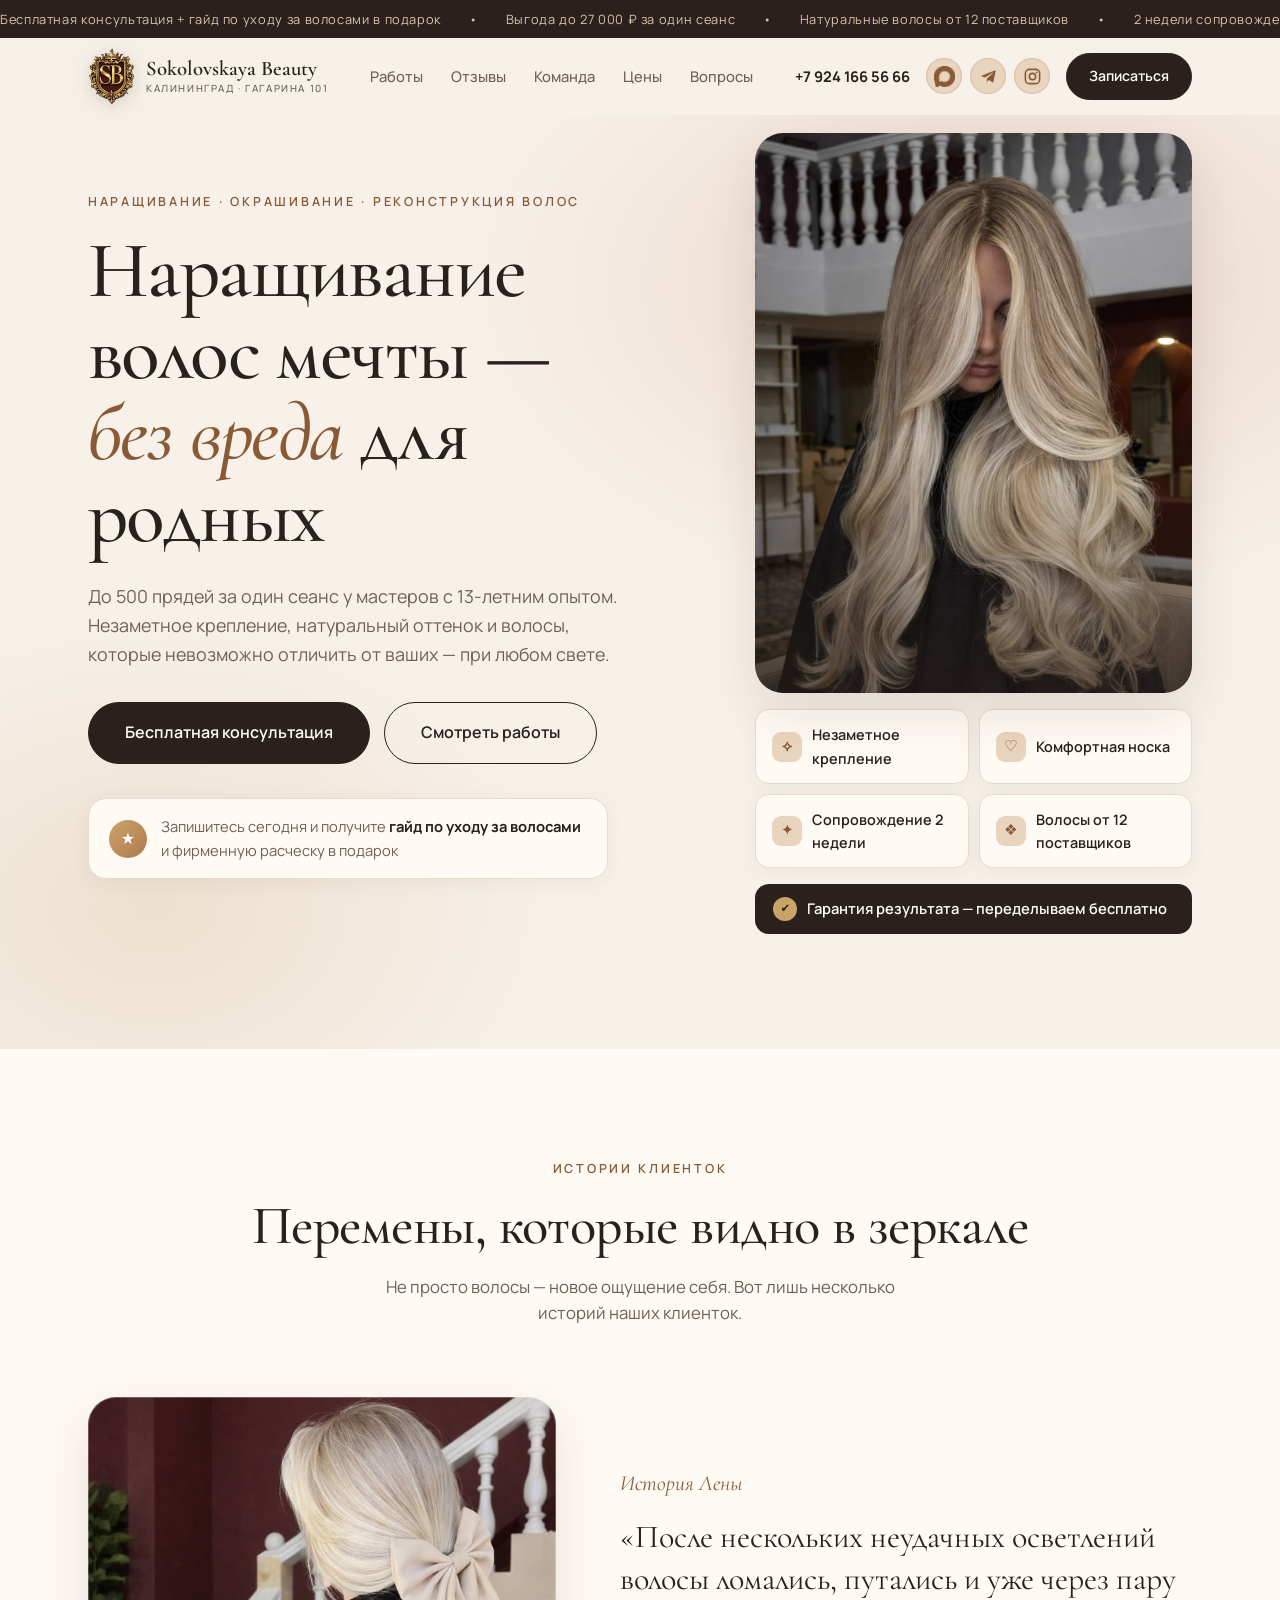
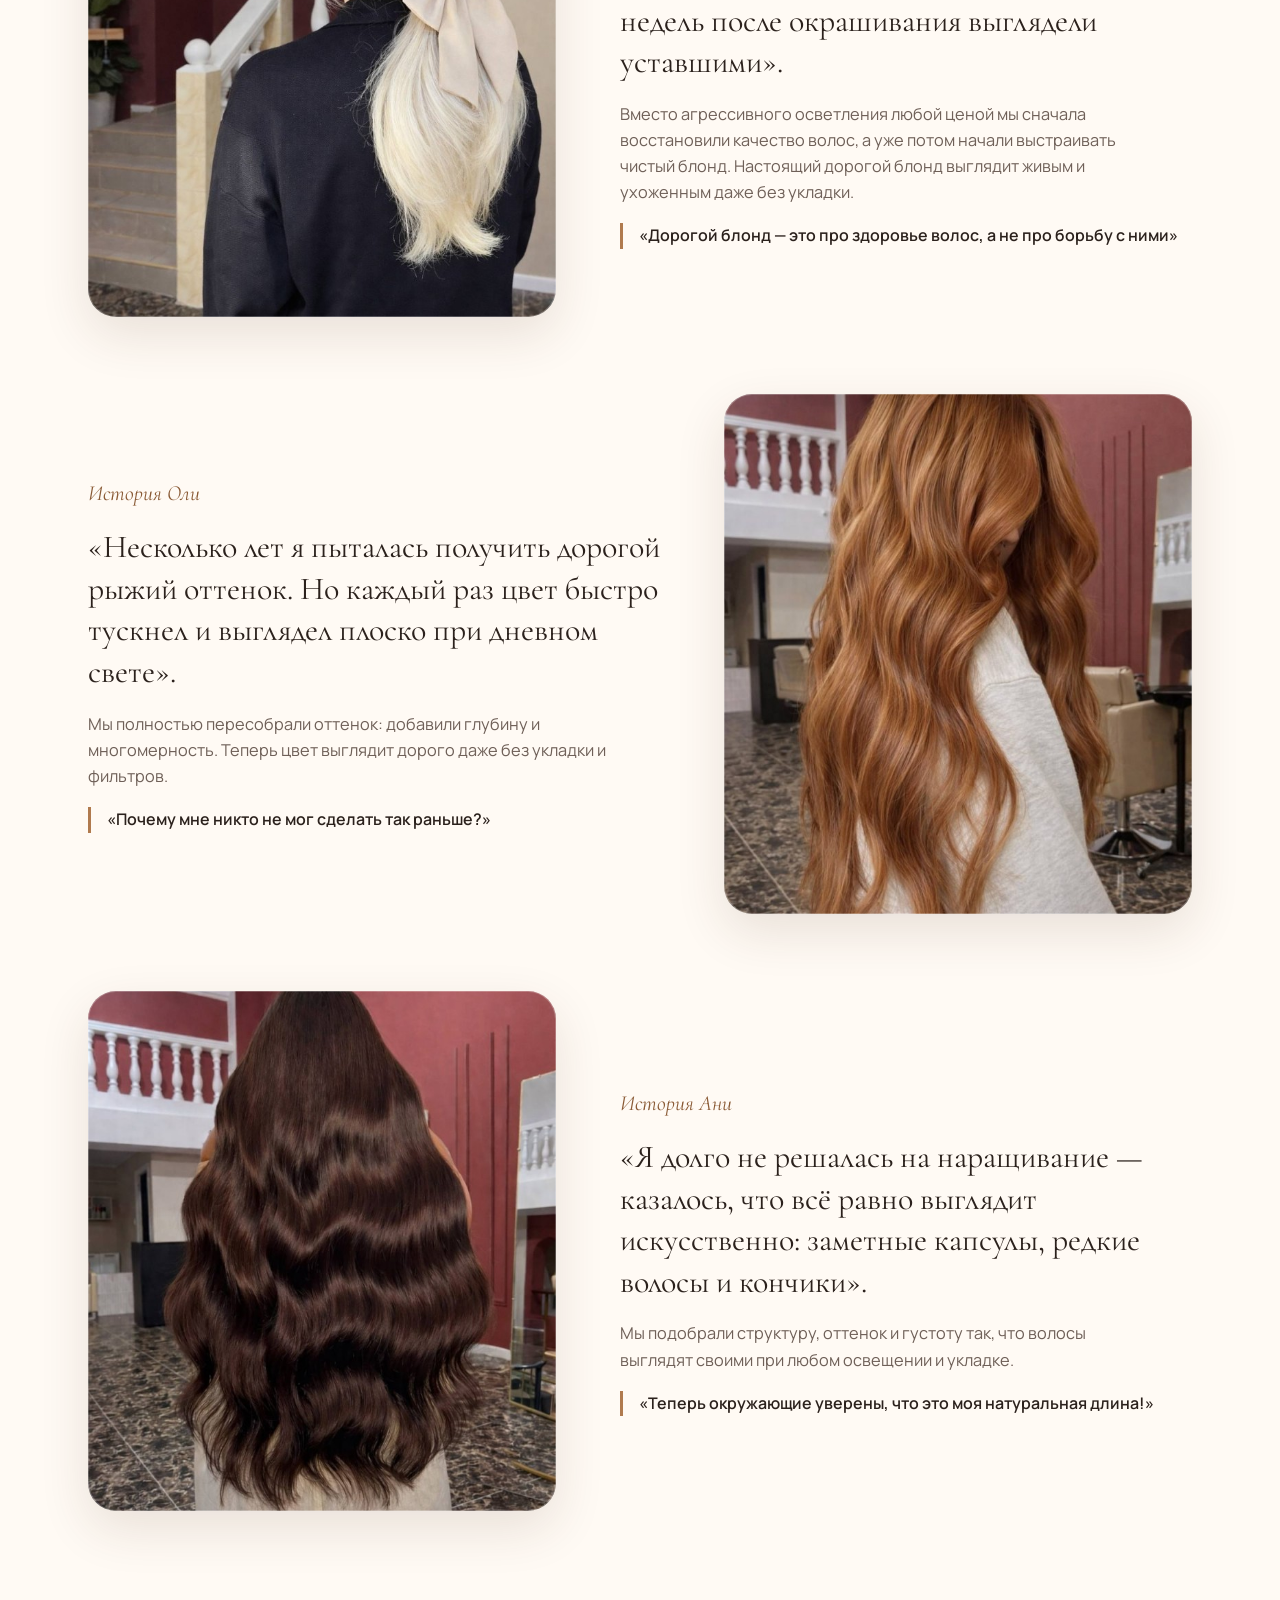
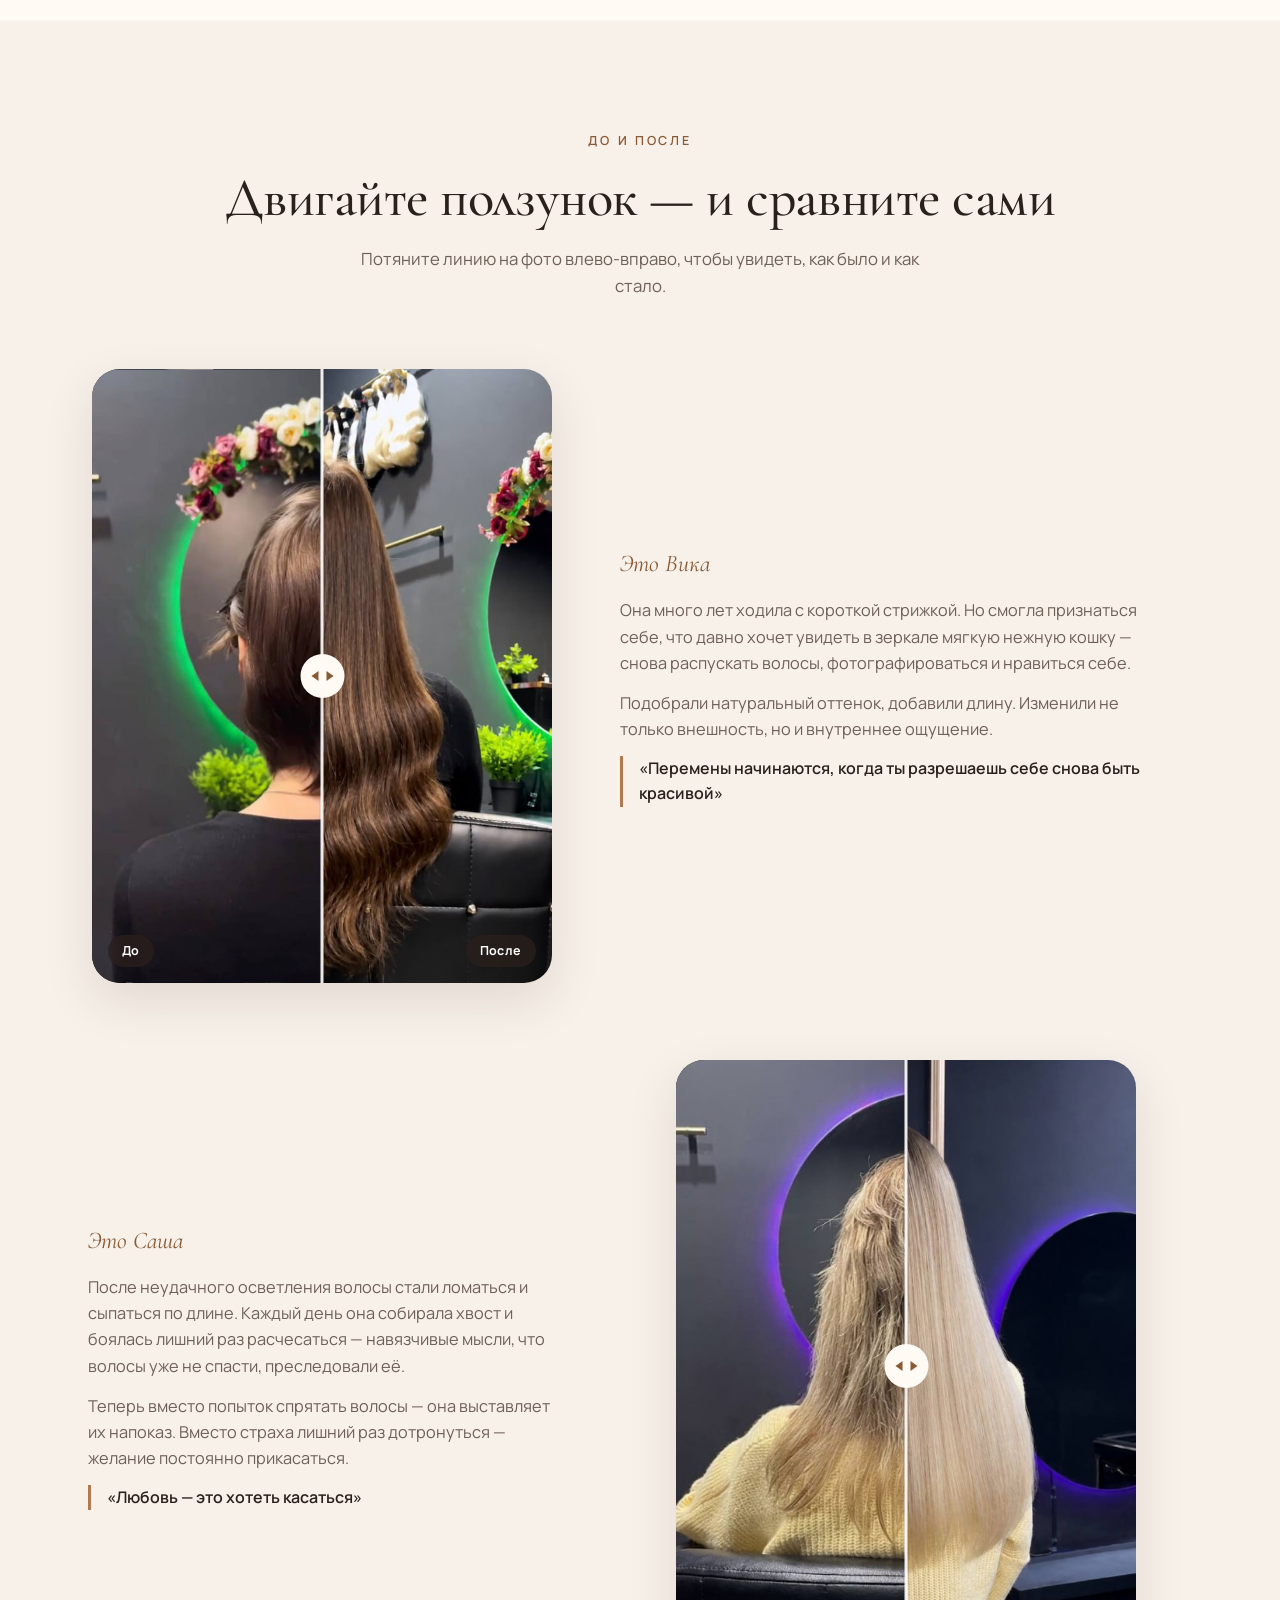
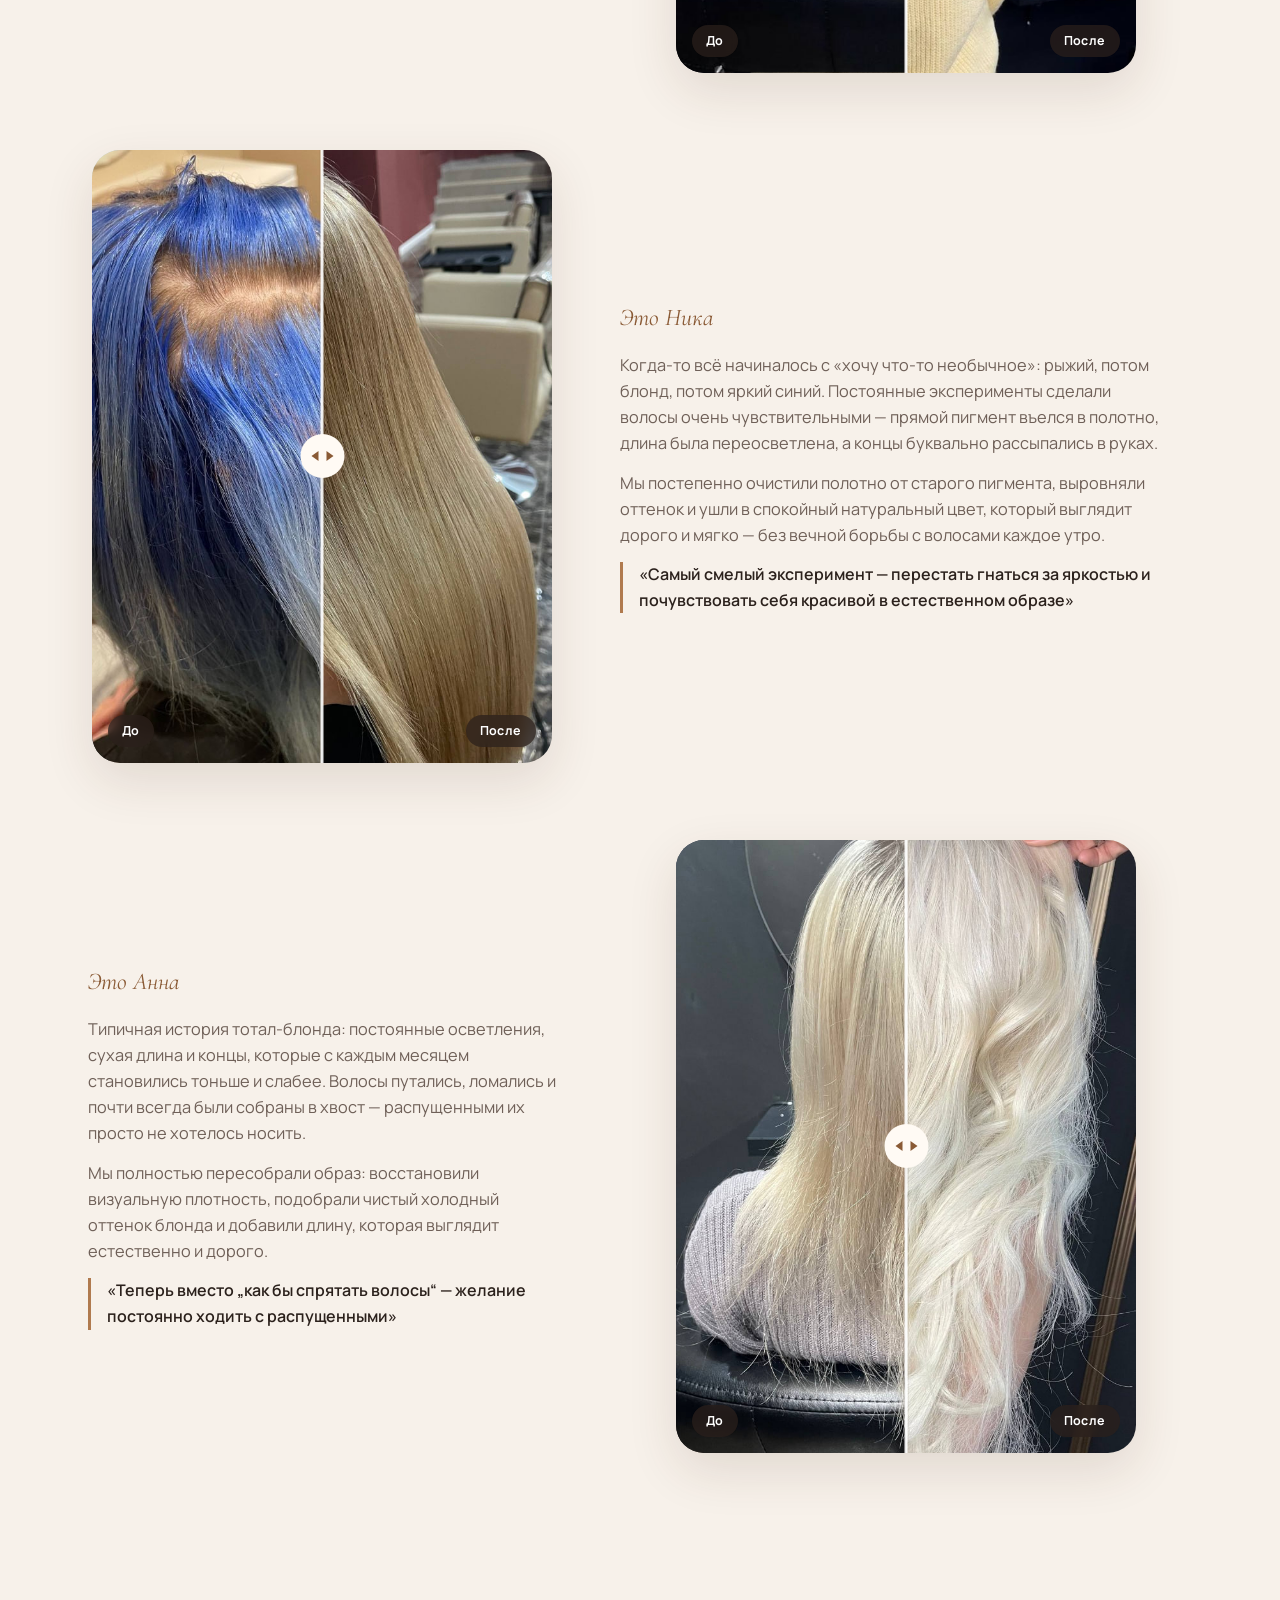
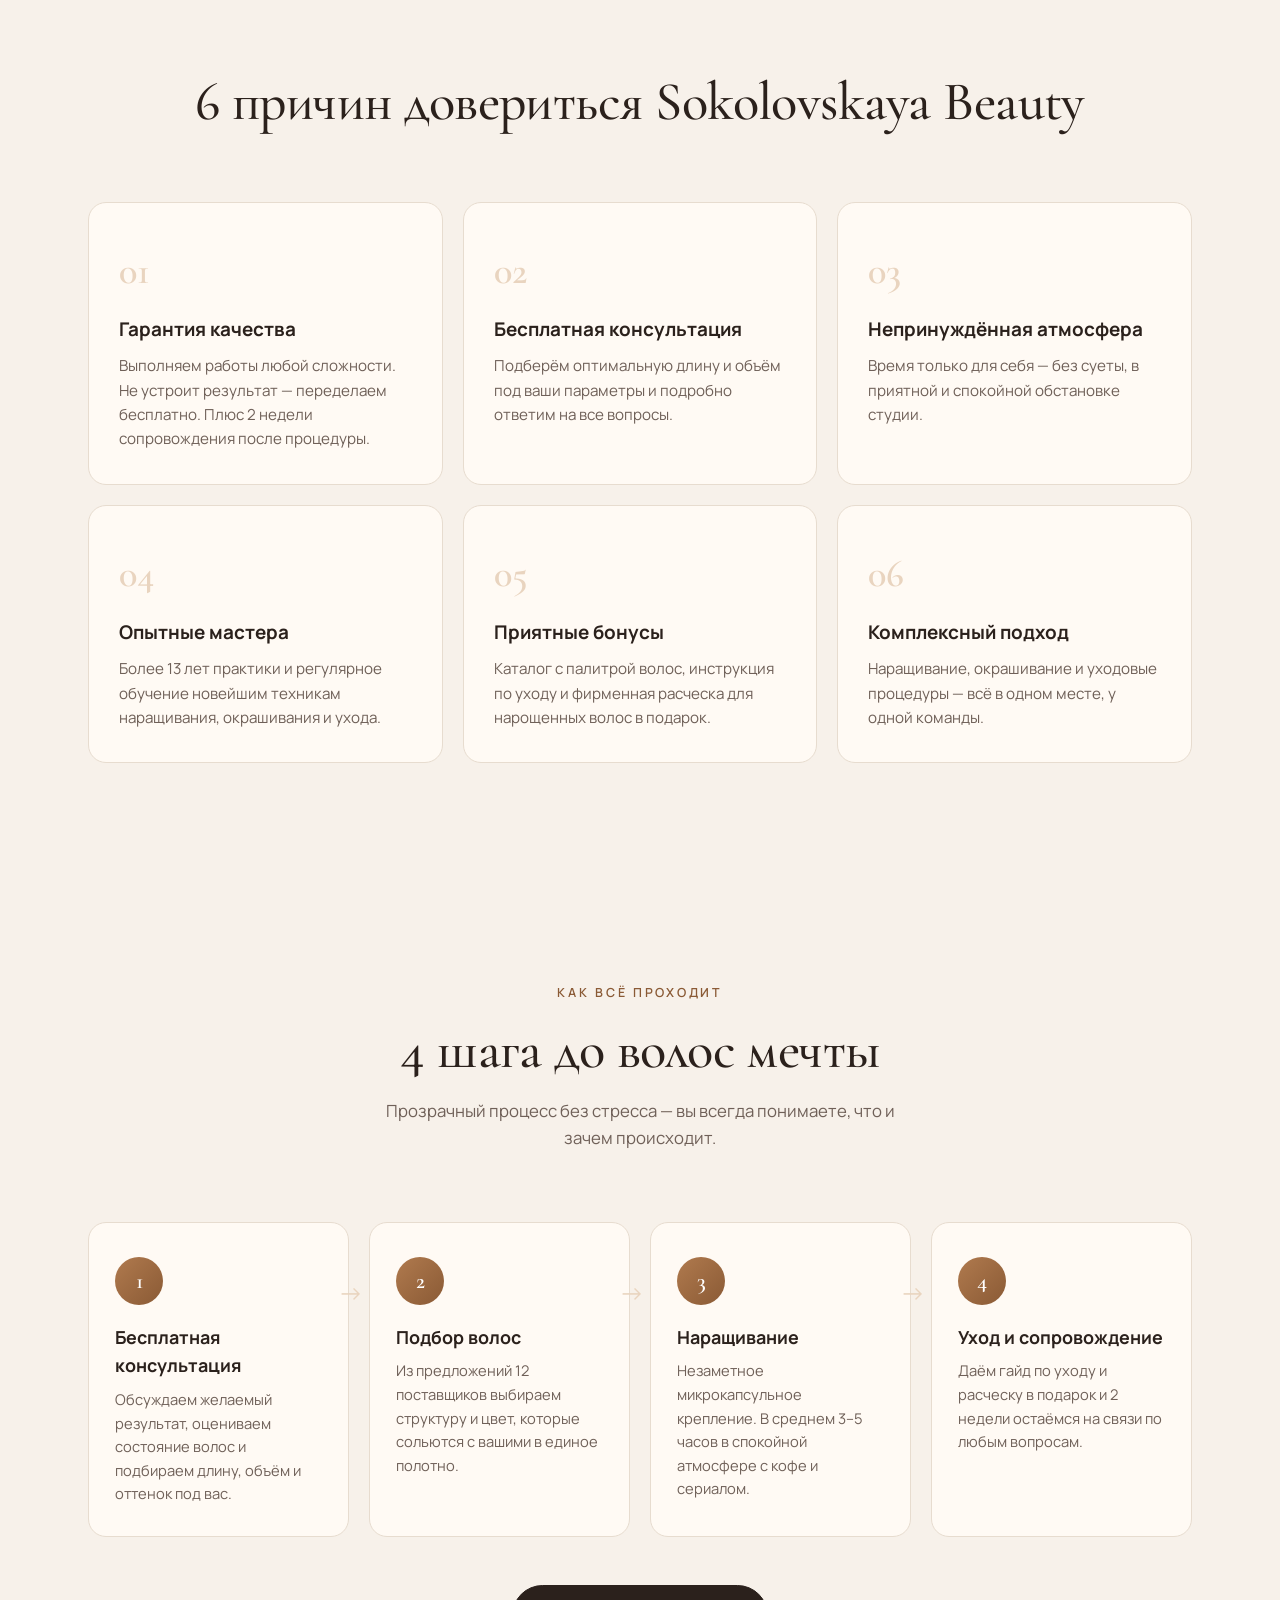
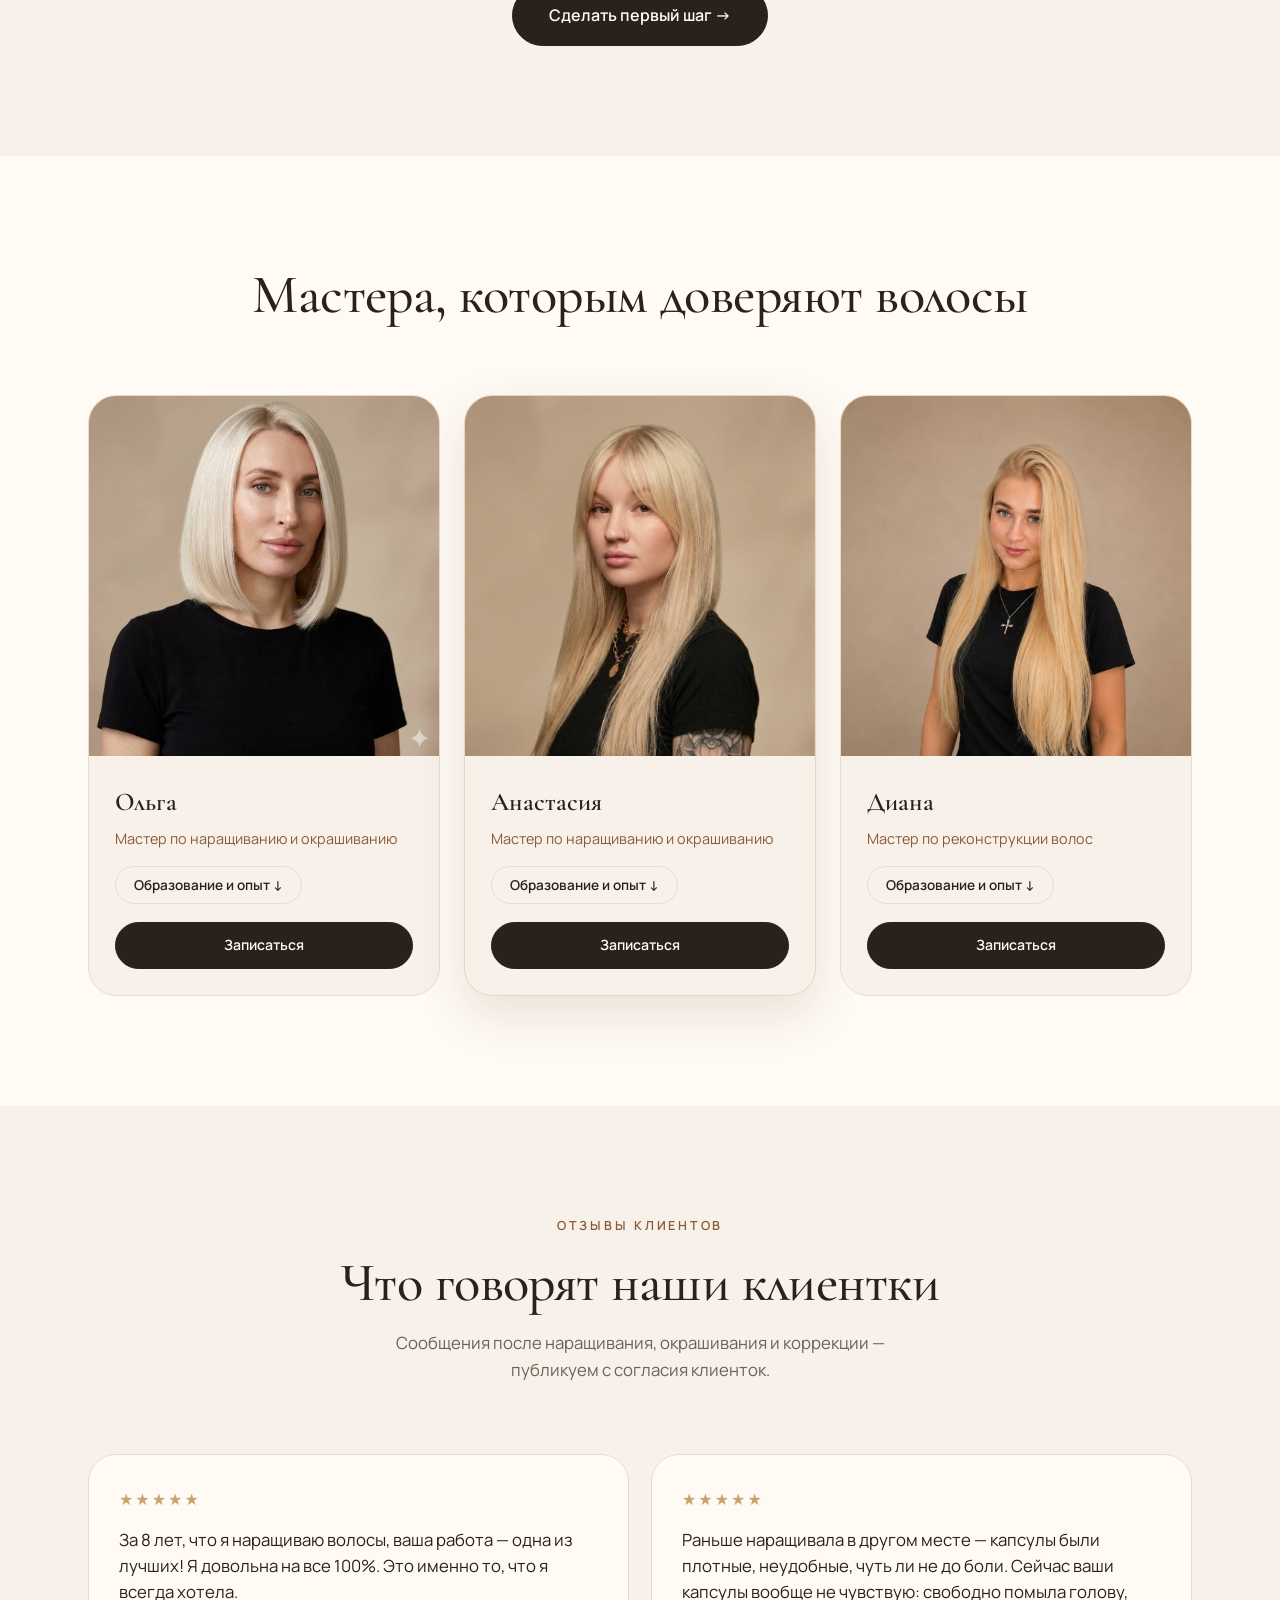
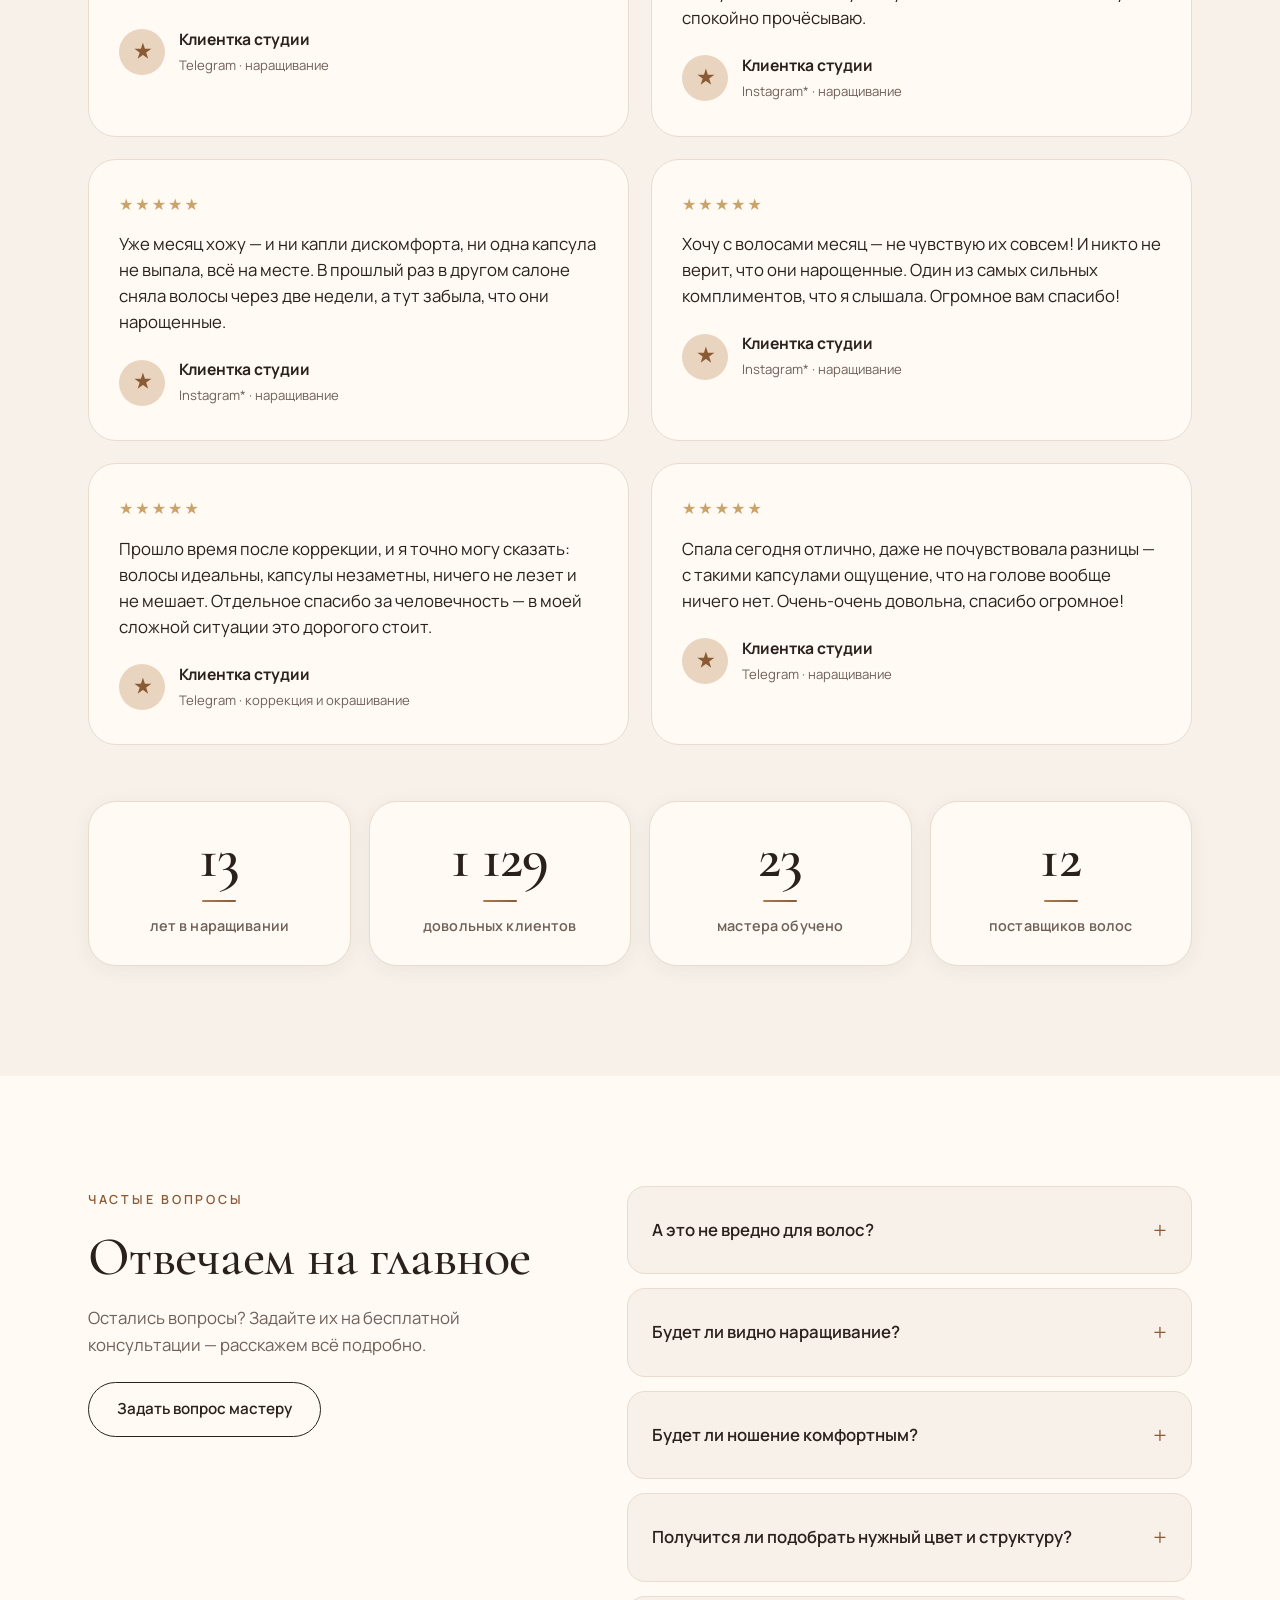
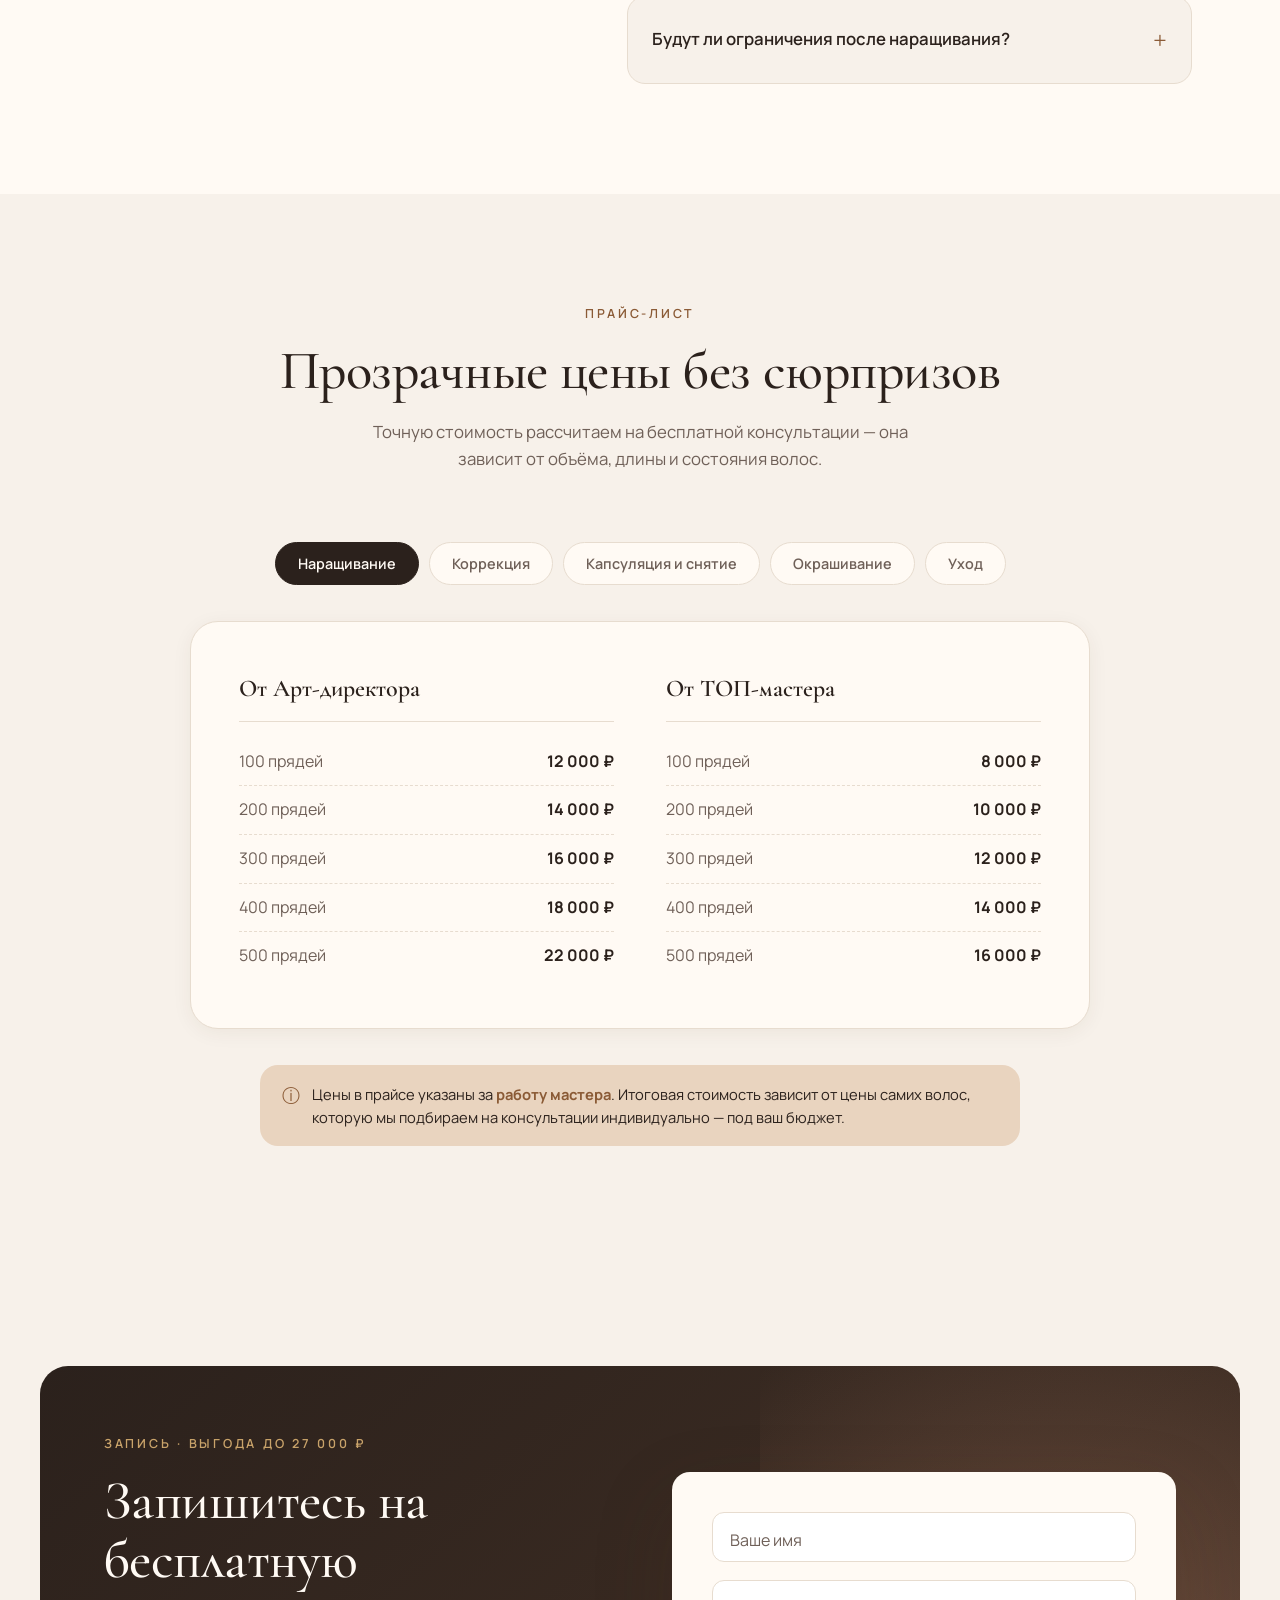
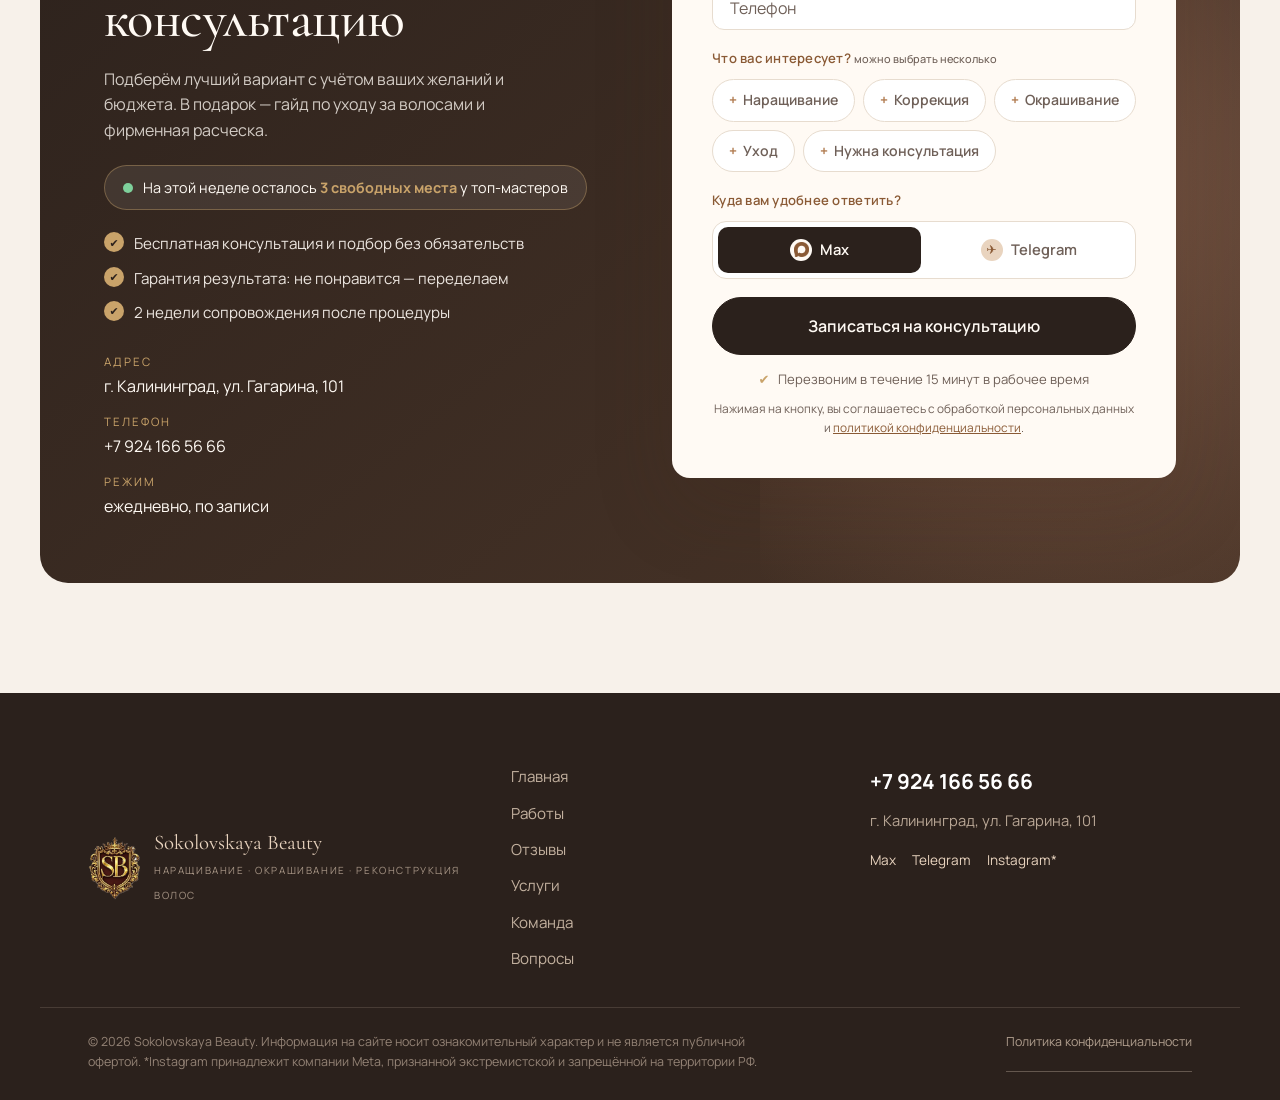
<file: index.html>
<!DOCTYPE html>
<html lang="ru">
<head>
  <meta charset="UTF-8" />
  <meta name="viewport" content="width=device-width, initial-scale=1.0" />
  <title>Наращивание волос в Калининграде — Sokolovskaya Beauty | от 8000 ₽, 13 лет опыта</title>
  <meta name="description" content="Натуральное наращивание волос в Калининграде без вреда для родных волос. До 500 прядей за сеанс, незаметное крепление, мастера с 13-летним опытом. Рейтинг 4.9★ по 200+ отзывам. Бесплатная консультация + гайд по уходу в подарок." />
  <meta name="keywords" content="наращивание волос Калининград, капсульное наращивание, окрашивание волос, коррекция наращивания, кератин, ботокс волос, Sokolovskaya Beauty" />
  <meta name="robots" content="index, follow, max-image-preview:large" />
  <meta name="theme-color" content="#2b211c" />
  <link rel="canonical" href="https://sokolovskaya-beauty.ru/" />

  <!-- Favicon -->
  <link rel="icon" type="image/x-icon" href="favicon.ico" />
  <link rel="icon" type="image/png" sizes="256x256" href="assets/favicon.png?v=1" />
  <link rel="apple-touch-icon" href="assets/favicon.png?v=1" />

  <!-- Гео-метки (локальный SEO) -->
  <meta name="geo.region" content="RU-KGD" />
  <meta name="geo.placename" content="Калининград" />
  <meta name="geo.position" content="54.7270;20.5360" />
  <meta name="ICBM" content="54.7270, 20.5360" />

  <!-- Open Graph -->
  <meta property="og:type" content="website" />
  <meta property="og:locale" content="ru_RU" />
  <meta property="og:site_name" content="Sokolovskaya Beauty" />
  <meta property="og:title" content="Наращивание и окрашивание волос в Калининграде — Sokolovskaya Beauty" />
  <meta property="og:description" content="Натуральные волосы от 12 поставщиков. Незаметное крепление. 13 лет опыта, рейтинг 4.9★. Бесплатная консультация + подарок." />
  <meta property="og:url" content="https://sokolovskaya-beauty.ru/" />
  <meta property="og:image" content="https://sokolovskaya-beauty.ru/assets/case-vika.jpg" />
  <meta name="twitter:card" content="summary_large_image" />
  <meta name="twitter:title" content="Наращивание волос в Калининграде — Sokolovskaya Beauty" />
  <meta name="twitter:description" content="До 500 прядей за сеанс, незаметное крепление, 13 лет опыта. Бесплатная консультация." />
  <meta name="twitter:image" content="https://sokolovskaya-beauty.ru/assets/case-vika.jpg" />

  <link rel="preconnect" href="https://fonts.googleapis.com" />
  <link rel="preconnect" href="https://fonts.gstatic.com" crossorigin />
  <link href="https://fonts.googleapis.com/css2?family=Cormorant+Garamond:ital,wght@0,400;0,500;0,600;1,400&family=Manrope:wght@300;400;500;600;700;800&display=swap" rel="stylesheet" />
  <link rel="stylesheet" href="styles.css?v=14" />

  <!-- Структурированные данные: HairSalon + FAQ -->
  <script type="application/ld+json">
  {
    "@context": "https://schema.org",
    "@graph": [
      {
        "@type": "HairSalon",
        "@id": "https://sokolovskaya-beauty.ru/#salon",
        "name": "Sokolovskaya Beauty",
        "description": "Студия наращивания, окрашивания и реконструкции волос в Калининграде. 13 лет опыта, натуральные волосы от 12 поставщиков, незаметное крепление.",
        "url": "https://sokolovskaya-beauty.ru/",
        "telephone": "+7-924-166-56-66",
        "image": "https://sokolovskaya-beauty.ru/assets/case-vika.jpg",
        "priceRange": "₽₽",
        "currenciesAccepted": "RUB",
        "address": {
          "@type": "PostalAddress",
          "streetAddress": "ул. Гагарина, 101",
          "addressLocality": "Калининград",
          "addressRegion": "Калининградская область",
          "postalCode": "236022",
          "addressCountry": "RU"
        },
        "geo": {
          "@type": "GeoCoordinates",
          "latitude": 54.7270,
          "longitude": 20.5360
        },
        "openingHoursSpecification": [
          {
            "@type": "OpeningHoursSpecification",
            "dayOfWeek": ["Monday","Tuesday","Wednesday","Thursday","Friday","Saturday","Sunday"],
            "opens": "09:00",
            "closes": "21:00"
          }
        ],
        "aggregateRating": {
          "@type": "AggregateRating",
          "ratingValue": "4.9",
          "reviewCount": "214",
          "bestRating": "5"
        },
        "sameAs": [
          "https://www.instagram.com/sokolovskaya.beauty",
          "https://t.me/sokolovskaya_beauty"
        ],
        "hasOfferCatalog": {
          "@type": "OfferCatalog",
          "name": "Услуги студии",
          "itemListElement": [
            { "@type": "Offer", "itemOffered": { "@type": "Service", "name": "Наращивание волос" }, "priceCurrency": "RUB", "price": "8000" },
            { "@type": "Offer", "itemOffered": { "@type": "Service", "name": "Коррекция наращивания" }, "priceCurrency": "RUB", "price": "10000" },
            { "@type": "Offer", "itemOffered": { "@type": "Service", "name": "Окрашивание волос" }, "priceCurrency": "RUB", "price": "5000" },
            { "@type": "Offer", "itemOffered": { "@type": "Service", "name": "Уходовые процедуры" }, "priceCurrency": "RUB", "price": "3000" }
          ]
        }
      },
      {
        "@type": "FAQPage",
        "mainEntity": [
          { "@type": "Question", "name": "А это не вредно для волос?", "acceptedAnswer": { "@type": "Answer", "text": "Чтобы наращивание было комфортным и безопасным, мы подбираем объём, вес и технику индивидуально — так сохраняем качество и здоровье ваших родных волос." } },
          { "@type": "Question", "name": "Будет ли видно наращивание?", "acceptedAnswer": { "@type": "Answer", "text": "Благодаря опыту мастеров и технологии микрокапсулирования наращивание выглядит естественно не только на фото, но и в жизни: в движении, при дневном свете, в хвостах и проборах." } },
          { "@type": "Question", "name": "Будет ли ношение комфортным?", "acceptedAnswer": { "@type": "Answer", "text": "При правильном подборе наращивание быстро становится частью жизни. С ним комфортно спать, собирать волосы, заниматься спортом и чувствовать себя уверенно каждый день." } },
          { "@type": "Question", "name": "Получится ли подобрать нужный цвет и структуру?", "acceptedAnswer": { "@type": "Answer", "text": "Мы тщательно подбираем оттенок и текстуру, чтобы наращивание выглядело единым полотном с вашими волосами. Благодаря 12 поставщикам найти нужный вариант не проблема." } },
          { "@type": "Question", "name": "Будут ли ограничения после наращивания?", "acceptedAnswer": { "@type": "Answer", "text": "Наращивание не усложняет жизнь. Мы подробно расскажем про домашний уход и подберём формат, с которым вам будет комфортно в вашем ритме." } }
        ]
      }
    ]
  }
  </script>
</head>
<body>
  <!-- Announcement bar -->
  <div class="announce">
    <div class="announce__track">
      <span>Бесплатная консультация + гайд по уходу за волосами в подарок</span>
      <span>•</span>
      <span>Выгода до 27&nbsp;000&nbsp;₽ за один сеанс</span>
      <span>•</span>
      <span>Натуральные волосы от 12 поставщиков</span>
      <span>•</span>
      <span>2 недели сопровождения после процедуры</span>
      <span>•</span>
      <span>Бесплатная консультация + гайд по уходу за волосами в подарок</span>
      <span>•</span>
      <span>Выгода до 27&nbsp;000&nbsp;₽ за один сеанс</span>
      <span>•</span>
      <span>Натуральные волосы от 12 поставщиков</span>
      <span>•</span>
      <span>2 недели сопровождения после процедуры</span>
      <span>•</span>
    </div>
  </div>

  <!-- Header -->
  <header class="header" id="header">
    <div class="container header__inner">
      <a href="#hero" class="logo">
        <img class="logo__img" src="assets/logo-sb-trans.png" alt="Sokolovskaya Beauty" />
        <span class="logo__text">Sokolovskaya Beauty<small>Калининград · Гагарина&nbsp;101</small></span>
      </a>
      <nav class="nav" id="nav">
        <a href="#cases" class="nav__link">Работы</a>
        <a href="#reviews" class="nav__link">Отзывы</a>
        <a href="#team" class="nav__link">Команда</a>
        <a href="#prices" class="nav__link">Цены</a>
        <a href="#faq" class="nav__link">Вопросы</a>
        <a href="tel:+79241665666" class="nav__phone nav__phone--drawer">+7 924 166 56 66</a>
        <div class="socials nav__socials">
          <a class="social social--max" href="https://max.ru/u/f9LHodD0cOK6xHRwQrMH29xHW3FJBj44MlUSYHIyXfRERlCGk_UEI6bSlDE" target="_blank" rel="noopener" aria-label="Max">
            <span class="max-mark" aria-hidden="true"></span>
          </a>
          <a class="social social--tg" href="https://t.me/sokolovskaya_beauty" target="_blank" rel="noopener" aria-label="Telegram">
            <svg viewBox="0 0 24 24" aria-hidden="true"><path fill="currentColor" d="M9.78 18.65l.28-4.23 7.68-6.92c.34-.31-.07-.46-.52-.19L7.74 13.3 3.64 12c-.88-.25-.89-.86.2-1.3l15.97-6.16c.73-.33 1.43.18 1.15 1.3l-2.72 12.81c-.19.91-.74 1.13-1.5.71L12.6 16.3l-1.99 1.93c-.23.23-.42.42-.83.42Z"/></svg>
          </a>
          <a class="social social--inst" href="https://instagram.com/sokolovskaya.beauty" target="_blank" rel="noopener" aria-label="Instagram">
            <svg viewBox="0 0 24 24" aria-hidden="true"><rect x="3" y="3" width="18" height="18" rx="5" fill="none" stroke="currentColor" stroke-width="2"/><circle cx="12" cy="12" r="4" fill="none" stroke="currentColor" stroke-width="2"/><circle cx="17.2" cy="6.8" r="1.2" fill="currentColor"/></svg>
          </a>
        </div>
      </nav>
      <div class="header__actions">
        <a href="tel:+79241665666" class="nav__phone">+7 924 166 56 66</a>
        <div class="socials socials--header">
          <a class="social social--max" href="https://max.ru/u/f9LHodD0cOK6xHRwQrMH29xHW3FJBj44MlUSYHIyXfRERlCGk_UEI6bSlDE" target="_blank" rel="noopener" aria-label="Max">
            <span class="max-mark" aria-hidden="true"></span>
          </a>
          <a class="social social--tg" href="https://t.me/sokolovskaya_beauty" target="_blank" rel="noopener" aria-label="Telegram">
            <svg viewBox="0 0 24 24" aria-hidden="true"><path fill="currentColor" d="M9.78 18.65l.28-4.23 7.68-6.92c.34-.31-.07-.46-.52-.19L7.74 13.3 3.64 12c-.88-.25-.89-.86.2-1.3l15.97-6.16c.73-.33 1.43.18 1.15 1.3l-2.72 12.81c-.19.91-.74 1.13-1.5.71L12.6 16.3l-1.99 1.93c-.23.23-.42.42-.83.42Z"/></svg>
          </a>
          <a class="social social--inst" href="https://instagram.com/sokolovskaya.beauty" target="_blank" rel="noopener" aria-label="Instagram">
            <svg viewBox="0 0 24 24" aria-hidden="true"><rect x="3" y="3" width="18" height="18" rx="5" fill="none" stroke="currentColor" stroke-width="2"/><circle cx="12" cy="12" r="4" fill="none" stroke="currentColor" stroke-width="2"/><circle cx="17.2" cy="6.8" r="1.2" fill="currentColor"/></svg>
          </a>
        </div>
        <a href="#contact" class="btn btn--small header__cta">Записаться</a>
      </div>
      <button class="burger" id="burger" aria-label="Меню">
        <span></span><span></span><span></span>
      </button>
    </div>
  </header>
  <div class="nav-overlay" id="navOverlay" aria-hidden="true"></div>

  <!-- Hero -->
  <section class="hero" id="hero">
    <div class="hero__bg" aria-hidden="true"></div>
    <div class="container hero__inner">
      <div class="hero__content reveal">
        <span class="eyebrow">Наращивание · Окрашивание · Реконструкция волос</span>
        <h1 class="hero__title">
          Наращивание волос мечты —<br />
          <em>без вреда</em> для родных
        </h1>
        <p class="hero__lead">
          До 500 прядей за один сеанс у мастеров с 13-летним опытом.
          Незаметное крепление, натуральный оттенок и волосы, которые
          невозможно отличить от ваших — при любом свете.
        </p>
        <div class="hero__actions">
          <a href="#contact" class="btn btn--lg">Бесплатная консультация</a>
          <a href="#cases" class="btn btn--ghost btn--lg">Смотреть работы</a>
        </div>
        <div class="hero__gift">
          <span class="hero__gift-icon">★</span>
          <p>Запишитесь сегодня и получите <b>гайд по уходу за волосами</b> и фирменную расческу в подарок</p>
        </div>
      </div>
      <div class="hero__showcase">
        <div class="hero__photo" role="img" aria-label="Результат наращивания: длинные густые волосы с локонами" style="background-image:url('assets/hero-main.png')"></div>
        <div class="hero__features">
          <div class="hero__feature"><span class="hero__feature-ic">⟡</span> Незаметное крепление</div>
          <div class="hero__feature"><span class="hero__feature-ic">♡</span> Комфортная носка</div>
          <div class="hero__feature"><span class="hero__feature-ic">✦</span> Сопровождение 2 недели</div>
          <div class="hero__feature"><span class="hero__feature-ic">❖</span> Волосы от 12 поставщиков</div>
        </div>
        <div class="hero__guarantee">
          <span class="hero__guarantee-ic" aria-hidden="true">✔</span>
          Гарантия результата — переделываем бесплатно
        </div>
      </div>
    </div>
  </section>

  <!-- Cases / transformations -->
  <section class="cases" id="cases">
    <div class="container">
      <div class="section-head reveal">
        <span class="eyebrow eyebrow--center">Истории клиенток</span>
        <h2 class="section-title">Перемены, которые видно в зеркале</h2>
        <p class="section-sub">Не просто волосы — новое ощущение себя. Вот лишь несколько историй наших клиенток.</p>
      </div>

      <button class="btn btn--ghost cases-toggle" id="casesToggle" aria-expanded="false">Показать истории</button>

      <div class="cases-list" id="casesList">
      <article class="case reveal">
        <div class="case__media" role="img" aria-label="Чистый дорогой блонд после бережного восстановления волос" style="background-image:url('assets/story-lena.png')"></div>
        <div class="case__body">
          <span class="case__name">История Лены</span>
          <blockquote>«После нескольких неудачных осветлений волосы ломались, путались и уже через пару недель после окрашивания выглядели уставшими».</blockquote>
          <p>Вместо агрессивного осветления любой ценой мы сначала восстановили качество волос, а уже потом начали выстраивать чистый блонд. Настоящий дорогой блонд выглядит живым и ухоженным даже без укладки.</p>
          <span class="case__result">«Дорогой блонд — это про здоровье волос, а не про борьбу с ними»</span>
        </div>
      </article>

      <article class="case case--reverse reveal">
        <div class="case__media" role="img" aria-label="Результат окрашивания: глубокий рыжий оттенок волос" style="background-image:url('assets/story-olya.png')"></div>
        <div class="case__body">
          <span class="case__name">История Оли</span>
          <blockquote>«Несколько лет я пыталась получить дорогой рыжий оттенок. Но каждый раз цвет быстро тускнел и выглядел плоско при дневном свете».</blockquote>
          <p>Мы полностью пересобрали оттенок: добавили глубину и многомерность. Теперь цвет выглядит дорого даже без укладки и фильтров.</p>
          <span class="case__result">«Почему мне никто не мог сделать так раньше?»</span>
        </div>
      </article>

      <article class="case reveal">
        <div class="case__media" role="img" aria-label="Результат наращивания: длинные густые натуральные волосы" style="background-image:url('assets/story-anya.png')"></div>
        <div class="case__body">
          <span class="case__name">История Ани</span>
          <blockquote>«Я долго не решалась на наращивание — казалось, что всё равно выглядит искусственно: заметные капсулы, редкие волосы и кончики».</blockquote>
          <p>Мы подобрали структуру, оттенок и густоту так, что волосы выглядят своими при любом освещении и укладке.</p>
          <span class="case__result">«Теперь окружающие уверены, что это моя натуральная длина!»</span>
        </div>
      </article>
      </div>
    </div>
  </section>

  <!-- Before / After -->
  <section class="ba" id="before-after">
    <div class="container">
      <div class="section-head reveal">
        <span class="eyebrow eyebrow--center">До и после</span>
        <h2 class="section-title">Двигайте ползунок — и сравните сами</h2>
        <p class="section-sub">Потяните линию на фото влево-вправо, чтобы увидеть, как было и как стало.</p>
      </div>

      <article class="ba-case reveal">
        <div class="ba-slider" data-ba>
          <img class="ba-img" src="assets/ba-vika-after.jpg" alt="Вика после: длинные каштановые волосы" />
          <div class="ba-before">
            <img class="ba-img" src="assets/ba-vika-before.jpg" alt="Вика до: короткая стрижка" />
          </div>
          <div class="ba-line"><span class="ba-grip"></span></div>
          <span class="ba-tag ba-tag--before">До</span>
          <span class="ba-tag ba-tag--after">После</span>
          <input type="range" class="ba-range" min="0" max="100" value="50" aria-label="Сравнение до и после: Вика" />
        </div>
        <div class="ba-text">
          <span class="case__name">Это Вика</span>
          <p>Она много лет ходила с короткой стрижкой. Но смогла признаться себе, что давно хочет увидеть в зеркале мягкую нежную кошку — снова распускать волосы, фотографироваться и нравиться себе.</p>
          <p>Подобрали натуральный оттенок, добавили длину. Изменили не только внешность, но и внутреннее ощущение.</p>
          <span class="case__result">«Перемены начинаются, когда ты разрешаешь себе снова быть красивой»</span>
        </div>
      </article>

      <article class="ba-case ba-case--reverse reveal">
        <div class="ba-slider" data-ba>
          <img class="ba-img" src="assets/ba-sasha-after.jpg" alt="Саша после: ухоженный длинный блонд" />
          <div class="ba-before">
            <img class="ba-img" src="assets/ba-sasha-before.jpg" alt="Саша до: повреждённые осветлением волосы" />
          </div>
          <div class="ba-line"><span class="ba-grip"></span></div>
          <span class="ba-tag ba-tag--before">До</span>
          <span class="ba-tag ba-tag--after">После</span>
          <input type="range" class="ba-range" min="0" max="100" value="50" aria-label="Сравнение до и после: Саша" />
        </div>
        <div class="ba-text">
          <span class="case__name">Это Саша</span>
          <p>После неудачного осветления волосы стали ломаться и сыпаться по длине. Каждый день она собирала хвост и боялась лишний раз расчесаться — навязчивые мысли, что волосы уже не спасти, преследовали её.</p>
          <p>Теперь вместо попыток спрятать волосы — она выставляет их напоказ. Вместо страха лишний раз дотронуться — желание постоянно прикасаться.</p>
          <span class="case__result">«Любовь — это хотеть касаться»</span>
        </div>
      </article>

      <article class="ba-case reveal">
        <div class="ba-slider" data-ba>
          <img class="ba-img" src="assets/ba-nika-after.jpg" alt="Ника после: спокойный натуральный оттенок" />
          <div class="ba-before">
            <img class="ba-img" src="assets/ba-nika-before.jpg" alt="Ника до: переосветлённые волосы с синим пигментом" />
          </div>
          <div class="ba-line"><span class="ba-grip"></span></div>
          <span class="ba-tag ba-tag--before">До</span>
          <span class="ba-tag ba-tag--after">После</span>
          <input type="range" class="ba-range" min="0" max="100" value="50" aria-label="Сравнение до и после: Ника" />
        </div>
        <div class="ba-text">
          <span class="case__name">Это Ника</span>
          <p>Когда-то всё начиналось с «хочу что-то необычное»: рыжий, потом блонд, потом яркий синий. Постоянные эксперименты сделали волосы очень чувствительными — прямой пигмент въелся в полотно, длина была переосветлена, а концы буквально рассыпались в руках.</p>
          <p>Мы постепенно очистили полотно от старого пигмента, выровняли оттенок и ушли в спокойный натуральный цвет, который выглядит дорого и мягко — без вечной борьбы с волосами каждое утро.</p>
          <span class="case__result">«Самый смелый эксперимент — перестать гнаться за яркостью и почувствовать себя красивой в естественном образе»</span>
        </div>
      </article>

      <article class="ba-case ba-case--reverse reveal">
        <div class="ba-slider" data-ba>
          <img class="ba-img" src="assets/ba-anna-after.jpg" alt="Анна после: чистый холодный блонд и длина" />
          <div class="ba-before">
            <img class="ba-img" src="assets/ba-anna-before.jpg" alt="Анна до: сухие тонкие осветлённые волосы" />
          </div>
          <div class="ba-line"><span class="ba-grip"></span></div>
          <span class="ba-tag ba-tag--before">До</span>
          <span class="ba-tag ba-tag--after">После</span>
          <input type="range" class="ba-range" min="0" max="100" value="50" aria-label="Сравнение до и после: Анна" />
        </div>
        <div class="ba-text">
          <span class="case__name">Это Анна</span>
          <p>Типичная история тотал-блонда: постоянные осветления, сухая длина и концы, которые с каждым месяцем становились тоньше и слабее. Волосы путались, ломались и почти всегда были собраны в хвост — распущенными их просто не хотелось носить.</p>
          <p>Мы полностью пересобрали образ: восстановили визуальную плотность, подобрали чистый холодный оттенок блонда и добавили длину, которая выглядит естественно и дорого.</p>
          <span class="case__result">«Теперь вместо „как бы спрятать волосы“ — желание постоянно ходить с распущенными»</span>
        </div>
      </article>
    </div>
  </section>

  <!-- Advantages -->
  <section class="advantages" id="advantages">
    <div class="container">
      <div class="section-head reveal">
        <h2 class="section-title">6 причин довериться Sokolovskaya Beauty</h2>
      </div>
      <div class="adv-grid">
        <div class="adv-card reveal">
          <span class="adv-card__no">01</span>
          <h3>Гарантия качества</h3>
          <p>Выполняем работы любой сложности. Не устроит результат — переделаем бесплатно. Плюс 2 недели сопровождения после процедуры.</p>
        </div>
        <div class="adv-card reveal">
          <span class="adv-card__no">02</span>
          <h3>Бесплатная консультация</h3>
          <p>Подберём оптимальную длину и объём под ваши параметры и подробно ответим на все вопросы.</p>
        </div>
        <div class="adv-card reveal">
          <span class="adv-card__no">03</span>
          <h3>Непринуждённая атмосфера</h3>
          <p>Время только для себя — без суеты, в приятной и спокойной обстановке студии.</p>
        </div>
        <div class="adv-card reveal">
          <span class="adv-card__no">04</span>
          <h3>Опытные мастера</h3>
          <p>Более 13 лет практики и регулярное обучение новейшим техникам наращивания, окрашивания и ухода.</p>
        </div>
        <div class="adv-card reveal">
          <span class="adv-card__no">05</span>
          <h3>Приятные бонусы</h3>
          <p>Каталог с палитрой волос, инструкция по уходу и фирменная расческа для нарощенных волос в подарок.</p>
        </div>
        <div class="adv-card reveal">
          <span class="adv-card__no">06</span>
          <h3>Комплексный подход</h3>
          <p>Наращивание, окрашивание и уходовые процедуры — всё в одном месте, у одной команды.</p>
        </div>
      </div>
    </div>
  </section>

  <!-- Process -->
  <section class="process" id="process">
    <div class="container">
      <div class="section-head reveal">
        <span class="eyebrow eyebrow--center">Как всё проходит</span>
        <h2 class="section-title">4 шага до волос мечты</h2>
        <p class="section-sub">Прозрачный процесс без стресса — вы всегда понимаете, что и зачем происходит.</p>
      </div>
      <div class="process-grid">
        <div class="process-step reveal">
          <span class="process-step__no">1</span>
          <h3>Бесплатная консультация</h3>
          <p>Обсуждаем желаемый результат, оцениваем состояние волос и подбираем длину, объём и оттенок под вас.</p>
        </div>
        <div class="process-step reveal">
          <span class="process-step__no">2</span>
          <h3>Подбор волос</h3>
          <p>Из предложений 12 поставщиков выбираем структуру и цвет, которые сольются с вашими в единое полотно.</p>
        </div>
        <div class="process-step reveal">
          <span class="process-step__no">3</span>
          <h3>Наращивание</h3>
          <p>Незаметное микрокапсульное крепление. В среднем 3–5 часов в спокойной атмосфере с кофе и сериалом.</p>
        </div>
        <div class="process-step reveal">
          <span class="process-step__no">4</span>
          <h3>Уход и сопровождение</h3>
          <p>Даём гайд по уходу и расческу в подарок и 2 недели остаёмся на связи по любым вопросам.</p>
        </div>
      </div>
      <div class="process-cta reveal">
        <a href="#contact" class="btn btn--lg">Сделать первый шаг&nbsp;→</a>
      </div>
    </div>
  </section>

  <!-- Team -->
  <section class="team" id="team">
    <div class="container">
      <div class="section-head reveal">
        <h2 class="section-title">Мастера, которым доверяют волосы</h2>
      </div>
      <div class="team-grid">
        <article class="member reveal">
          <div class="member__photo" role="img" aria-label="Ольга — мастер по наращиванию и окрашиванию" style="background-image:url('assets/master-olga.png')"></div>
          <div class="member__info">
            <h3>Ольга</h3>
            <span class="member__role">Мастер по наращиванию и окрашиванию</span>
            <button class="member__toggle" aria-expanded="false">Образование и опыт</button>
            <div class="member__bio">
              <p>Практикующий колорист с 2017 года. Окончила Санкт-Петербургскую академию красоты по специальности колорист.</p>
              <p>Повышение квалификации у Юлии Воронцовой, Спартака, Василия Чинихина, Вероники Кравченко.</p>
              <p>Обучалась наращиванию волос в БеллиКапелли, «Фабрика волос», Hair Room. Участвовала в международном чемпионате по наращиванию волос в 2019 г., где вошла в топ-10 мастеров Евразии.</p>
            </div>
            <a href="#contact" class="btn btn--small member__cta">Записаться</a>
          </div>
        </article>

        <article class="member member--featured reveal">
          <div class="member__photo" role="img" aria-label="Анастасия — арт-директор и мастер по наращиванию" style="background-image:url('assets/master-anastasia.png')"></div>
          <div class="member__info">
            <h3>Анастасия</h3>
            <span class="member__role">Мастер по наращиванию и окрашиванию</span>
            <button class="member__toggle" aria-expanded="false">Образование и опыт</button>
            <div class="member__bio">
              <p><b>Окрашивание волос:</b><br />2020 — обучение колористике у Иветты Алехиной.<br />2020 — курс «Выход из тёмного в блонд» у Иветты Алехиной.<br />2022 — обучение технике HandTouch в Hairsekta.<br />2024 — повышение квалификации у Спартака по техникам выхода из чёрного и сложным техникам окрашивания.</p>
              <p><b>Наращивание волос:</b><br />2014 — базовое обучение в RVH.<br />2019 — повышение квалификации в «86 Волос» и Feniks Hair.<br />2020 — обучение биоленточному наращиванию волос в Feniks Hair.<br />2020 — обучение у Марины Сотиной и Bog Volos School.<br />2021 — повышение квалификации в Wowvolosy.</p>
              <p><b>Восстановление и уход:</b><br />2021 — обучение «Ботокс волос, кератин и SOS-восстановление» у Maru&nbsp;S.<br />2022 — повышение квалификации до уровня топ-мастера: миксы питания, SPA-пилинг уход, ботокс и кератин у Maru&nbsp;S.</p>
            </div>
            <a href="#contact" class="btn btn--small member__cta">Записаться</a>
          </div>
        </article>

        <article class="member reveal">
          <div class="member__photo" role="img" aria-label="Диана — мастер по реконструкции волос" style="background-image:url('assets/master-diana.png')"></div>
          <div class="member__info">
            <h3>Диана</h3>
            <span class="member__role">Мастер по реконструкции волос</span>
            <button class="member__toggle" aria-expanded="false">Образование и опыт</button>
            <div class="member__bio">
              <p>2021 — студия KOKO’S Keratin: кератиновое выпрямление, нанопластика, ботокс в горячей технике, ботокс в тёплой технике, реконструкция секущихся концов, холодное восстановление.</p>
              <p>2024 — капсульное наращивание волос.<br />2025 — семинар по реконструкции волос 23/45 DALONG.<br />2025 — семинар по LIMBA COSMETIC.</p>
              <p>2026 — семинар «Блонд Логика»: от диагностики до безупречного результата.<br />2026 — повышение квалификации до технолога в студии KOKO’S Keratin у Анны Еремеевой.</p>
            </div>
            <a href="#contact" class="btn btn--small member__cta">Записаться</a>
          </div>
        </article>
      </div>
    </div>
  </section>

  <!-- Reviews -->
  <section class="reviews" id="reviews">
    <div class="container">
      <div class="section-head reveal">
        <span class="eyebrow eyebrow--center">Отзывы клиентов</span>
        <h2 class="section-title">Что говорят наши клиентки</h2>
        <p class="section-sub">Сообщения после наращивания, окрашивания и коррекции — публикуем с согласия клиенток.</p>
      </div>
      <div class="reviews-grid">
        <figure class="review reveal">
          <div class="review__stars" aria-label="Оценка 5 из 5">★★★★★</div>
          <blockquote>За 8 лет, что я наращиваю волосы, ваша работа — одна из лучших! Я довольна на все 100%. Это именно то, что я всегда хотела.</blockquote>
          <figcaption>
            <span class="review__avatar" aria-hidden="true">★</span>
            <span><b>Клиентка студии</b><small>Telegram · наращивание</small></span>
          </figcaption>
        </figure>
        <figure class="review reveal">
          <div class="review__stars" aria-label="Оценка 5 из 5">★★★★★</div>
          <blockquote>Раньше наращивала в другом месте — капсулы были плотные, неудобные, чуть ли не до боли. Сейчас ваши капсулы вообще не чувствую: свободно помыла голову, спокойно прочёсываю.</blockquote>
          <figcaption>
            <span class="review__avatar" aria-hidden="true">★</span>
            <span><b>Клиентка студии</b><small>Instagram* · наращивание</small></span>
          </figcaption>
        </figure>
        <figure class="review reveal">
          <div class="review__stars" aria-label="Оценка 5 из 5">★★★★★</div>
          <blockquote>Уже месяц хожу — и ни капли дискомфорта, ни одна капсула не выпала, всё на месте. В прошлый раз в другом салоне сняла волосы через две недели, а тут забыла, что они нарощенные.</blockquote>
          <figcaption>
            <span class="review__avatar" aria-hidden="true">★</span>
            <span><b>Клиентка студии</b><small>Instagram* · наращивание</small></span>
          </figcaption>
        </figure>
        <figure class="review reveal">
          <div class="review__stars" aria-label="Оценка 5 из 5">★★★★★</div>
          <blockquote>Хочу с волосами месяц — не чувствую их совсем! И никто не верит, что они нарощенные. Один из самых сильных комплиментов, что я слышала. Огромное вам спасибо!</blockquote>
          <figcaption>
            <span class="review__avatar" aria-hidden="true">★</span>
            <span><b>Клиентка студии</b><small>Instagram* · наращивание</small></span>
          </figcaption>
        </figure>
        <figure class="review reveal">
          <div class="review__stars" aria-label="Оценка 5 из 5">★★★★★</div>
          <blockquote>Прошло время после коррекции, и я точно могу сказать: волосы идеальны, капсулы незаметны, ничего не лезет и не мешает. Отдельное спасибо за человечность — в моей сложной ситуации это дорогого стоит.</blockquote>
          <figcaption>
            <span class="review__avatar" aria-hidden="true">★</span>
            <span><b>Клиентка студии</b><small>Telegram · коррекция и окрашивание</small></span>
          </figcaption>
        </figure>
        <figure class="review reveal">
          <div class="review__stars" aria-label="Оценка 5 из 5">★★★★★</div>
          <blockquote>Спала сегодня отлично, даже не почувствовала разницы — с такими капсулами ощущение, что на голове вообще ничего нет. Очень-очень довольна, спасибо огромное!</blockquote>
          <figcaption>
            <span class="review__avatar" aria-hidden="true">★</span>
            <span><b>Клиентка студии</b><small>Telegram · наращивание</small></span>
          </figcaption>
        </figure>
      </div>

      <div class="stats-row reveal">
        <div class="stat-card">
          <span class="stat-card__num" data-count="13">0</span>
          <span class="stat-card__label">лет в наращивании</span>
        </div>
        <div class="stat-card">
          <span class="stat-card__num" data-count="1130" data-suffix="+">0</span>
          <span class="stat-card__label">довольных клиентов</span>
        </div>
        <div class="stat-card">
          <span class="stat-card__num" data-count="23">0</span>
          <span class="stat-card__label">мастера обучено</span>
        </div>
        <div class="stat-card">
          <span class="stat-card__num" data-count="12">0</span>
          <span class="stat-card__label">поставщиков волос</span>
        </div>
      </div>
    </div>
  </section>

  <!-- FAQ -->
  <section class="faq" id="faq">
    <div class="container faq__inner">
      <div class="section-head section-head--left reveal">
        <span class="eyebrow">Частые вопросы</span>
        <h2 class="section-title">Отвечаем на главное</h2>
        <p class="section-sub">Остались вопросы? Задайте их на бесплатной консультации — расскажем всё подробно.</p>
        <a href="#contact" class="btn btn--ghost">Задать вопрос мастеру</a>
      </div>
      <div class="faq-list reveal">
        <details class="faq-item">
          <summary>А это не вредно для волос?</summary>
          <p>Чтобы наращивание было комфортным и безопасным, мы подбираем объём, вес и технику индивидуально — так сохраняем качество и здоровье ваших родных волос.</p>
        </details>
        <details class="faq-item">
          <summary>Будет ли видно наращивание?</summary>
          <p>Благодаря опыту мастеров и технологии микрокапсулирования наращивание выглядит естественно не только на фото, но и в жизни: в движении, при дневном свете, в хвостах и проборах.</p>
        </details>
        <details class="faq-item">
          <summary>Будет ли ношение комфортным?</summary>
          <p>При правильном подборе наращивание быстро становится частью жизни. С ним комфортно спать, собирать волосы, заниматься спортом и чувствовать себя уверенно каждый день.</p>
        </details>
        <details class="faq-item">
          <summary>Получится ли подобрать нужный цвет и структуру?</summary>
          <p>Мы тщательно подбираем оттенок и текстуру, чтобы наращивание выглядело единым полотном с вашими волосами. Благодаря 12 поставщикам найти нужный вариант не проблема.</p>
        </details>
        <details class="faq-item">
          <summary>Будут ли ограничения после наращивания?</summary>
          <p>Наращивание не усложняет жизнь. Мы подробно расскажем про домашний уход и подберём формат, с которым вам будет комфортно в вашем ритме.</p>
        </details>
      </div>
    </div>
  </section>

  <!-- Prices -->
  <section class="prices" id="prices">
    <div class="container">
      <div class="section-head reveal">
        <span class="eyebrow eyebrow--center">Прайс-лист</span>
        <h2 class="section-title">Прозрачные цены без сюрпризов</h2>
        <p class="section-sub">Точную стоимость рассчитаем на бесплатной консультации — она зависит от объёма, длины и состояния волос.</p>
      </div>

      <div class="price-tabs reveal">
        <button class="price-tab is-active" data-tab="nar">Наращивание</button>
        <button class="price-tab" data-tab="cor">Коррекция</button>
        <button class="price-tab" data-tab="add">Капсуляция и снятие</button>
        <button class="price-tab" data-tab="col">Окрашивание</button>
        <button class="price-tab" data-tab="care">Уход</button>
      </div>

      <div class="price-panels reveal">
        <!-- Наращивание -->
        <div class="price-panel is-active" data-panel="nar">
          <div class="price-cols">
            <div class="price-block">
              <h4>От Арт-директора</h4>
              <ul class="price-list">
                <li><span>100 прядей</span><b>12 000 ₽</b></li>
                <li><span>200 прядей</span><b>14 000 ₽</b></li>
                <li><span>300 прядей</span><b>16 000 ₽</b></li>
                <li><span>400 прядей</span><b>18 000 ₽</b></li>
                <li><span>500 прядей</span><b>22 000 ₽</b></li>
              </ul>
            </div>
            <div class="price-block">
              <h4>От ТОП-мастера</h4>
              <ul class="price-list">
                <li><span>100 прядей</span><b>8 000 ₽</b></li>
                <li><span>200 прядей</span><b>10 000 ₽</b></li>
                <li><span>300 прядей</span><b>12 000 ₽</b></li>
                <li><span>400 прядей</span><b>14 000 ₽</b></li>
                <li><span>500 прядей</span><b>16 000 ₽</b></li>
              </ul>
            </div>
          </div>
        </div>

        <!-- Коррекция -->
        <div class="price-panel" data-panel="cor">
          <div class="price-cols">
            <div class="price-block">
              <h4>От Арт-директора</h4>
              <ul class="price-list">
                <li><span>100 прядей</span><b>14 000 ₽</b></li>
                <li><span>200 прядей</span><b>18 000 ₽</b></li>
                <li><span>300 прядей</span><b>22 000 ₽</b></li>
                <li><span>400 прядей</span><b>26 000 ₽</b></li>
                <li><span>500 прядей</span><b>30 000 ₽</b></li>
              </ul>
            </div>
            <div class="price-block">
              <h4>От ТОП-мастера</h4>
              <ul class="price-list">
                <li><span>100 прядей</span><b>10 000 ₽</b></li>
                <li><span>200 прядей</span><b>14 000 ₽</b></li>
                <li><span>300 прядей</span><b>18 000 ₽</b></li>
                <li><span>400 прядей</span><b>22 000 ₽</b></li>
                <li><span>500 прядей</span><b>26 000 ₽</b></li>
              </ul>
            </div>
          </div>
        </div>

        <!-- Капсуляция и снятие -->
        <div class="price-panel" data-panel="add">
          <div class="price-cols">
            <div class="price-block">
              <h4>Капсуляция</h4>
              <ul class="price-list">
                <li><span>100 прядей</span><b>1 500 ₽</b></li>
                <li><span>200 прядей</span><b>3 000 ₽</b></li>
                <li><span>300 прядей</span><b>4 500 ₽</b></li>
                <li><span>400 прядей</span><b>6 000 ₽</b></li>
                <li><span>500 прядей</span><b>7 500 ₽</b></li>
              </ul>
            </div>
            <div class="price-block">
              <h4>Снятие</h4>
              <ul class="price-list">
                <li><span>100 прядей</span><b>1 000 ₽</b></li>
                <li><span>200 прядей</span><b>2 000 ₽</b></li>
                <li><span>300 прядей</span><b>3 000 ₽</b></li>
                <li><span>400 прядей</span><b>4 000 ₽</b></li>
                <li><span>500 прядей</span><b>5 000 ₽</b></li>
              </ul>
            </div>
          </div>
        </div>

        <!-- Окрашивание -->
        <div class="price-panel" data-panel="col">
          <p class="price-note">Цены указаны для коротких / средних / длинных волос</p>
          <ul class="price-list price-list--wide">
            <li><span>Окрашивание / тонирование</span><b>5 000 / 7 000 / 10 000 ₽</b></li>
            <li><span>Контуринг</span><b>5 000 / 8 000 / 12 000 ₽</b></li>
            <li><span>Окрашивание корней блонд</span><b>8 000 / 12 000 / 16 000 ₽</b></li>
            <li><span>Тотал блонд</span><b>15 000 / 20 000 / 25 000 ₽</b></li>
            <li><span>Техника частично</span><b>13 000 / 15 000 / 17 000 ₽</b></li>
            <li><span>Техника полностью</span><b>20 000 / 25 000 / 30 000 ₽</b></li>
            <li><span>Выход из чёрного</span><b>12 000 / 17 000 / 22 000 ₽</b></li>
          </ul>
        </div>

        <!-- Уход -->
        <div class="price-panel" data-panel="care">
          <p class="price-note">Цены указаны для коротких / средних / длинных волос</p>
          <ul class="price-list price-list--wide">
            <li><span>Label</span><b>5 000 / 7 000 / 10 000 ₽</b></li>
            <li><span>Коллаген</span><b>5 000 / 7 000 / 10 000 ₽</b></li>
            <li><span>Ботокс / кератин</span><b>7 000 / 10 000 / 15 000 ₽</b></li>
            <li><span>Нанопластика</span><b>7 000 / 10 000 / 15 000 ₽</b></li>
            <li><span>Холодное восстановление</span><b>6 000 / 8 000 / 10 000 ₽</b></li>
            <li><span>Пилинг</span><b>3 000 ₽</b></li>
          </ul>
        </div>
      </div>

      <p class="price-disclaimer reveal">
        <span class="price-disclaimer__ic" aria-hidden="true">ⓘ</span>
        <span class="price-disclaimer__text">Цены в прайсе указаны за <b>работу мастера</b>. Итоговая стоимость зависит от цены самих волос, которую мы подбираем на консультации индивидуально — под ваш бюджет.</span>
      </p>
    </div>
  </section>

  <!-- Contact / CTA -->
  <section class="contact" id="contact">
    <div class="container contact__inner reveal">
      <div class="contact__text">
        <span class="eyebrow">Запись · выгода до 27 000 ₽</span>
        <h2 class="section-title">Запишитесь на бесплатную консультацию</h2>
        <p>Подберём лучший вариант с учётом ваших желаний и бюджета. В подарок — гайд по уходу за волосами и фирменная расческа.</p>
        <div class="contact__scarcity">
          <span class="contact__pulse" aria-hidden="true"></span>
          <span>На этой неделе осталось <b>3 свободных места</b> у топ-мастеров</span>
        </div>
        <ul class="contact__perks">
          <li>Бесплатная консультация и подбор без обязательств</li>
          <li>Гарантия результата: не понравится — переделаем</li>
          <li>2 недели сопровождения после процедуры</li>
        </ul>
        <ul class="contact__list">
          <li><span>Адрес</span> г. Калининград, ул. Гагарина, 101</li>
          <li><span>Телефон</span> <a href="tel:+79241665666">+7 924 166 56 66</a></li>
          <li><span>Режим</span> ежедневно, по записи</li>
        </ul>
      </div>
      <form class="contact__form" id="leadForm" action="https://formsubmit.co/Fedoseeva.ana.1993@icloud.com" method="POST" novalidate>
        <input type="hidden" name="_subject" value="Новая заявка с сайта Sokolovskaya Beauty" />
        <input type="hidden" name="_template" value="table" />
        <input type="hidden" name="_captcha" value="false" />
        <input type="hidden" name="_next" value="https://sokolovskaya-beauty.ru/thanks.html" />
        <input type="hidden" name="Услуги" id="servicesHidden" />
        <div class="field">
          <input type="text" id="name" name="Имя" required placeholder=" " />
          <label for="name">Ваше имя</label>
        </div>
        <div class="field">
          <input type="tel" id="phone" name="Телефон" required placeholder=" " />
          <label for="phone">Телефон</label>
        </div>
        <div class="field-group">
          <span class="field-label">Что вас интересует? <small>можно выбрать несколько</small></span>
          <div class="chips" id="services">
            <label class="chip"><input type="checkbox" data-service value="Наращивание" /><span>Наращивание</span></label>
            <label class="chip"><input type="checkbox" data-service value="Коррекция" /><span>Коррекция</span></label>
            <label class="chip"><input type="checkbox" data-service value="Окрашивание" /><span>Окрашивание</span></label>
            <label class="chip"><input type="checkbox" data-service value="Уходовые процедуры" /><span>Уход</span></label>
            <label class="chip"><input type="checkbox" data-service value="Нужна консультация" /><span>Нужна консультация</span></label>
          </div>
        </div>
        <div class="field-group">
          <span class="field-label">Куда вам удобнее ответить?</span>
          <div class="seg" id="messenger">
            <label class="seg__opt">
              <input type="radio" name="Мессенджер" value="Max" checked />
              <span class="seg__btn"><span class="seg__ic seg__ic--max" aria-hidden="true"><span class="max-mark"></span></span> Max</span>
            </label>
            <label class="seg__opt">
              <input type="radio" name="Мессенджер" value="Telegram" />
              <span class="seg__btn"><span class="seg__ic seg__ic--tg" aria-hidden="true">✈</span> Telegram</span>
            </label>
          </div>
        </div>
        <button type="submit" class="btn btn--lg btn--full">Записаться на консультацию</button>
        <p class="form-trust"><span class="form-trust__stars" aria-hidden="true">✔</span> Перезвоним в течение 15 минут в рабочее время</p>
        <p class="form-note">Нажимая на кнопку, вы соглашаетесь с обработкой персональных данных и <a href="privacy.html" target="_blank" rel="noopener">политикой конфиденциальности</a>.</p>
        <p class="form-success" id="formSuccess">Спасибо! Мы свяжемся с вами в ближайшее время 💌</p>
      </form>
    </div>
  </section>

  <!-- Footer -->
  <footer class="footer">
    <div class="container footer__inner">
      <div class="footer__brand">
        <img class="footer__logo" src="assets/logo-sb-trans.png" alt="Sokolovskaya Beauty" />
        <p>Sokolovskaya Beauty<br /><small>наращивание · окрашивание · реконструкция волос</small></p>
      </div>
      <nav class="footer__nav">
        <a href="#hero">Главная</a>
        <a href="#cases">Работы</a>
        <a href="#reviews">Отзывы</a>
        <a href="#prices">Услуги</a>
        <a href="#team">Команда</a>
        <a href="#faq">Вопросы</a>
      </nav>
      <div class="footer__contacts">
        <a href="tel:+79241665666">+7 924 166 56 66</a>
        <span>г. Калининград, ул. Гагарина, 101</span>
        <div class="footer__socials">
          <a href="https://max.ru/u/f9LHodD0cOK6xHRwQrMH29xHW3FJBj44MlUSYHIyXfRERlCGk_UEI6bSlDE" target="_blank" rel="noopener" aria-label="Max">Max</a>
          <a href="https://t.me/sokolovskaya_beauty" target="_blank" rel="noopener" aria-label="Telegram">Telegram</a>
          <a href="https://instagram.com/sokolovskaya.beauty" target="_blank" rel="noopener" aria-label="Instagram">Instagram*</a>
        </div>
      </div>
    </div>
    <div class="container footer__bottom">
      <p>© 2026 Sokolovskaya Beauty. Информация на сайте носит ознакомительный характер и не является публичной офертой. *Instagram принадлежит компании Meta, признанной экстремистской и запрещённой на территории РФ.</p>
      <a href="privacy.html" class="footer__policy">Политика конфиденциальности</a>
    </div>
  </footer>

  <!-- Floating CTA -->
  <a href="#contact" class="floating-cta" id="floatingCta">Записаться</a>

  <!-- Back to top -->
  <button class="to-top" id="toTop" aria-label="Наверх">
    <svg viewBox="0 0 24 24" aria-hidden="true"><path fill="none" stroke="currentColor" stroke-width="2.4" stroke-linecap="round" stroke-linejoin="round" d="M12 19V6m0 0-6 6m6-6 6 6"/></svg>
  </button>

  <script src="script.js?v=11"></script>
</body>
</html>
</file>
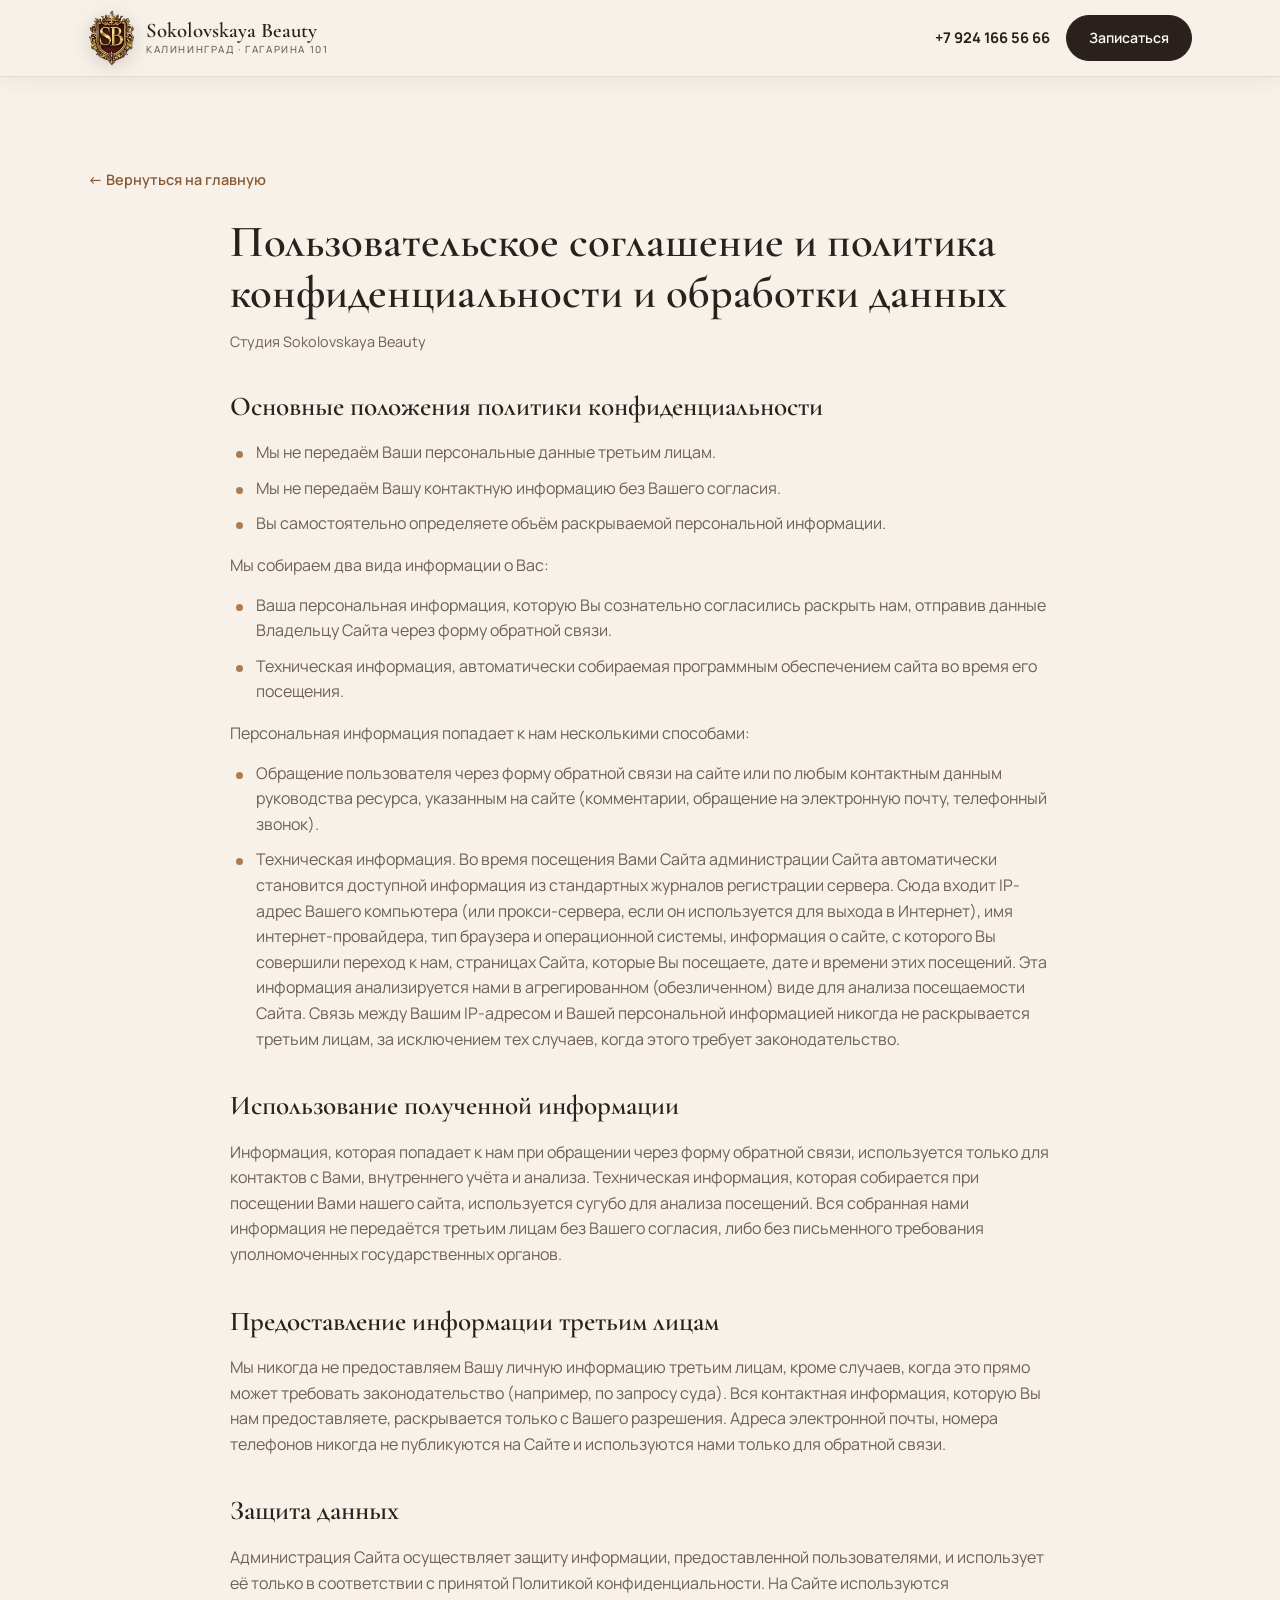
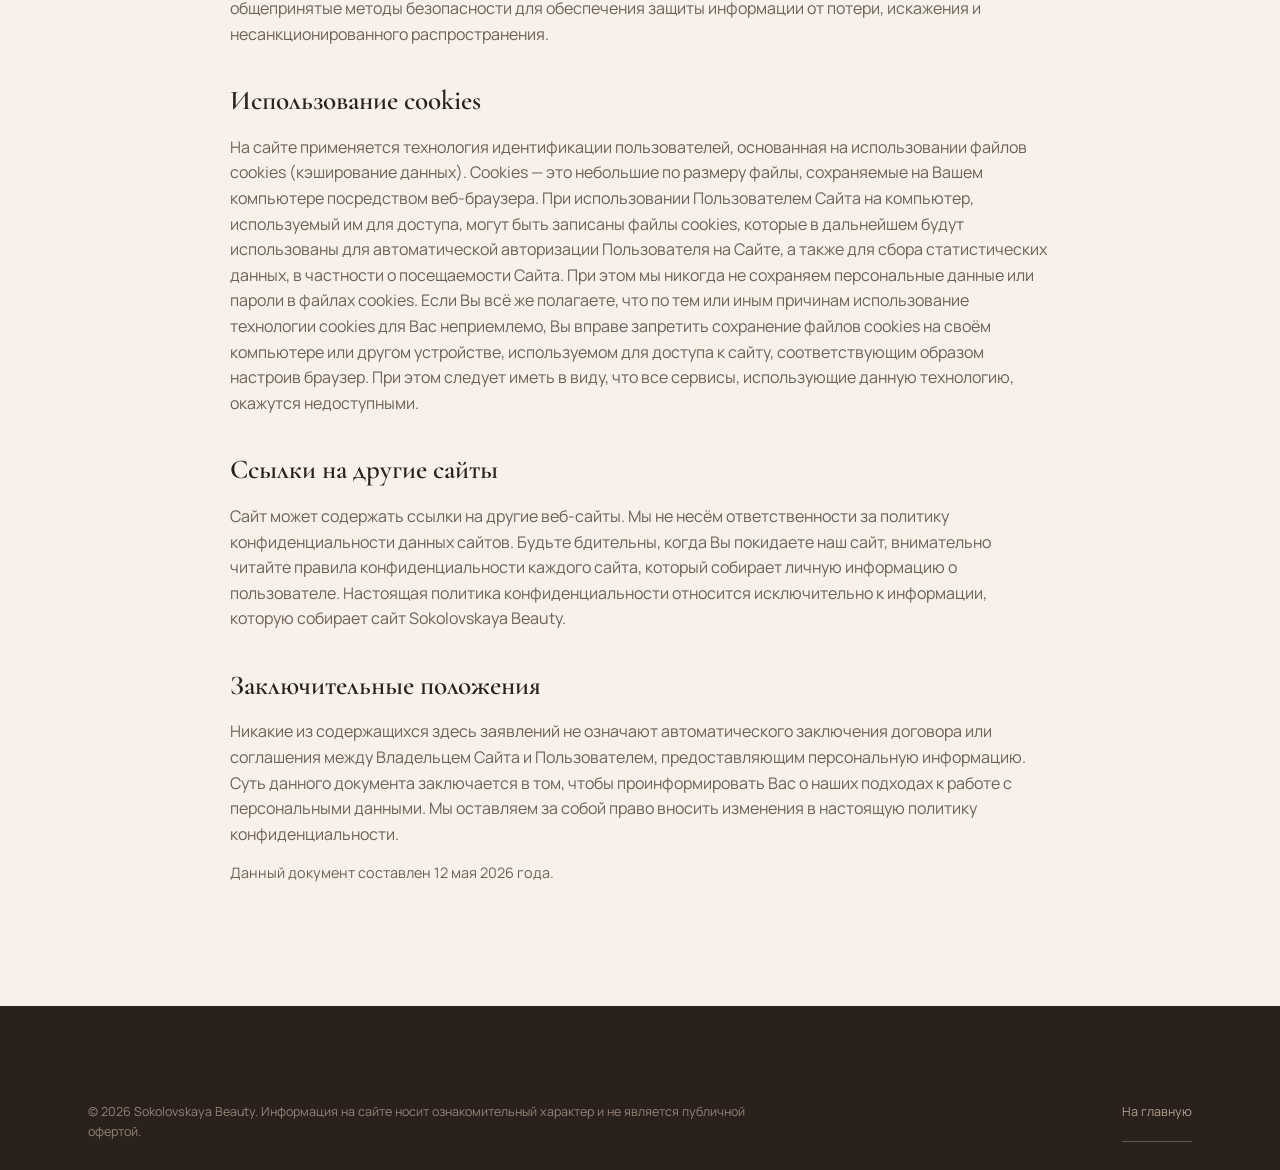
<file: privacy.html>
<!DOCTYPE html>
<html lang="ru">
<head>
  <meta charset="UTF-8" />
  <meta name="viewport" content="width=device-width, initial-scale=1.0" />
  <title>Политика конфиденциальности — Sokolovskaya Beauty</title>
  <meta name="description" content="Политика конфиденциальности и обработки персональных данных студии Sokolovskaya Beauty." />
  <meta name="robots" content="noindex, follow" />
  <meta name="theme-color" content="#2b211c" />
  <link rel="icon" type="image/x-icon" href="favicon.ico" />
  <link rel="icon" type="image/png" sizes="256x256" href="assets/favicon.png?v=1" />
  <link rel="apple-touch-icon" href="assets/favicon.png?v=1" />
  <link rel="preconnect" href="https://fonts.googleapis.com" />
  <link rel="preconnect" href="https://fonts.gstatic.com" crossorigin />
  <link href="https://fonts.googleapis.com/css2?family=Cormorant+Garamond:ital,wght@0,400;0,500;0,600;1,400&family=Manrope:wght@300;400;500;600;700;800&display=swap" rel="stylesheet" />
  <link rel="stylesheet" href="styles.css?v=10" />
</head>
<body>
  <!-- Header -->
  <header class="header is-scrolled" id="header">
    <div class="container header__inner">
      <a href="index.html#hero" class="logo">
        <img class="logo__img" src="assets/logo-sb-trans.png" alt="Sokolovskaya Beauty" />
        <span class="logo__text">Sokolovskaya Beauty<small>Калининград · Гагарина&nbsp;101</small></span>
      </a>
      <div class="header__actions">
        <a href="tel:+79241665666" class="nav__phone">+7 924 166 56 66</a>
        <a href="index.html#contact" class="btn btn--small header__cta">Записаться</a>
      </div>
    </div>
  </header>

  <!-- Legal -->
  <main class="legal">
    <div class="container">
      <a href="index.html" class="legal__back">← Вернуться на главную</a>
      <article class="legal__doc">
        <h1>Пользовательское соглашение и политика конфиденциальности и обработки данных</h1>
        <p class="legal__meta">Студия Sokolovskaya Beauty</p>

        <h2>Основные положения политики конфиденциальности</h2>
        <ul>
          <li>Мы не передаём Ваши персональные данные третьим лицам.</li>
          <li>Мы не передаём Вашу контактную информацию без Вашего согласия.</li>
          <li>Вы самостоятельно определяете объём раскрываемой персональной информации.</li>
        </ul>

        <p>Мы собираем два вида информации о Вас:</p>
        <ul>
          <li>Ваша персональная информация, которую Вы сознательно согласились раскрыть нам, отправив данные Владельцу Сайта через форму обратной связи.</li>
          <li>Техническая информация, автоматически собираемая программным обеспечением сайта во время его посещения.</li>
        </ul>

        <p>Персональная информация попадает к нам несколькими способами:</p>
        <ul>
          <li>Обращение пользователя через форму обратной связи на сайте или по любым контактным данным руководства ресурса, указанным на сайте (комментарии, обращение на электронную почту, телефонный звонок).</li>
          <li>Техническая информация. Во время посещения Вами Сайта администрации Сайта автоматически становится доступной информация из стандартных журналов регистрации сервера. Сюда входит IP-адрес Вашего компьютера (или прокси-сервера, если он используется для выхода в Интернет), имя интернет-провайдера, тип браузера и операционной системы, информация о сайте, с которого Вы совершили переход к нам, страницах Сайта, которые Вы посещаете, дате и времени этих посещений. Эта информация анализируется нами в агрегированном (обезличенном) виде для анализа посещаемости Сайта. Связь между Вашим IP-адресом и Вашей персональной информацией никогда не раскрывается третьим лицам, за исключением тех случаев, когда этого требует законодательство.</li>
        </ul>

        <h2>Использование полученной информации</h2>
        <p>Информация, которая попадает к нам при обращении через форму обратной связи, используется только для контактов с Вами, внутреннего учёта и анализа. Техническая информация, которая собирается при посещении Вами нашего сайта, используется сугубо для анализа посещений. Вся собранная нами информация не передаётся третьим лицам без Вашего согласия, либо без письменного требования уполномоченных государственных органов.</p>

        <h2>Предоставление информации третьим лицам</h2>
        <p>Мы никогда не предоставляем Вашу личную информацию третьим лицам, кроме случаев, когда это прямо может требовать законодательство (например, по запросу суда). Вся контактная информация, которую Вы нам предоставляете, раскрывается только с Вашего разрешения. Адреса электронной почты, номера телефонов никогда не публикуются на Сайте и используются нами только для обратной связи.</p>

        <h2>Защита данных</h2>
        <p>Администрация Сайта осуществляет защиту информации, предоставленной пользователями, и использует её только в соответствии с принятой Политикой конфиденциальности. На Сайте используются общепринятые методы безопасности для обеспечения защиты информации от потери, искажения и несанкционированного распространения.</p>

        <h2>Использование cookies</h2>
        <p>На сайте применяется технология идентификации пользователей, основанная на использовании файлов cookies (кэширование данных). Cookies — это небольшие по размеру файлы, сохраняемые на Вашем компьютере посредством веб-браузера. При использовании Пользователем Сайта на компьютер, используемый им для доступа, могут быть записаны файлы cookies, которые в дальнейшем будут использованы для автоматической авторизации Пользователя на Сайте, а также для сбора статистических данных, в частности о посещаемости Сайта. При этом мы никогда не сохраняем персональные данные или пароли в файлах cookies. Если Вы всё же полагаете, что по тем или иным причинам использование технологии cookies для Вас неприемлемо, Вы вправе запретить сохранение файлов cookies на своём компьютере или другом устройстве, используемом для доступа к сайту, соответствующим образом настроив браузер. При этом следует иметь в виду, что все сервисы, использующие данную технологию, окажутся недоступными.</p>

        <h2>Ссылки на другие сайты</h2>
        <p>Сайт может содержать ссылки на другие веб-сайты. Мы не несём ответственности за политику конфиденциальности данных сайтов. Будьте бдительны, когда Вы покидаете наш сайт, внимательно читайте правила конфиденциальности каждого сайта, который собирает личную информацию о пользователе. Настоящая политика конфиденциальности относится исключительно к информации, которую собирает сайт Sokolovskaya Beauty.</p>

        <h2>Заключительные положения</h2>
        <p>Никакие из содержащихся здесь заявлений не означают автоматического заключения договора или соглашения между Владельцем Сайта и Пользователем, предоставляющим персональную информацию. Суть данного документа заключается в том, чтобы проинформировать Вас о наших подходах к работе с персональными данными. Мы оставляем за собой право вносить изменения в настоящую политику конфиденциальности.</p>

        <p class="legal__meta">Данный документ составлен 12 мая 2026 года.</p>
      </article>
    </div>
  </main>

  <!-- Footer -->
  <footer class="footer">
    <div class="container footer__bottom">
      <p>© 2026 Sokolovskaya Beauty. Информация на сайте носит ознакомительный характер и не является публичной офертой.</p>
      <a href="index.html" class="footer__policy">На главную</a>
    </div>
  </footer>
</body>
</html>
</file>
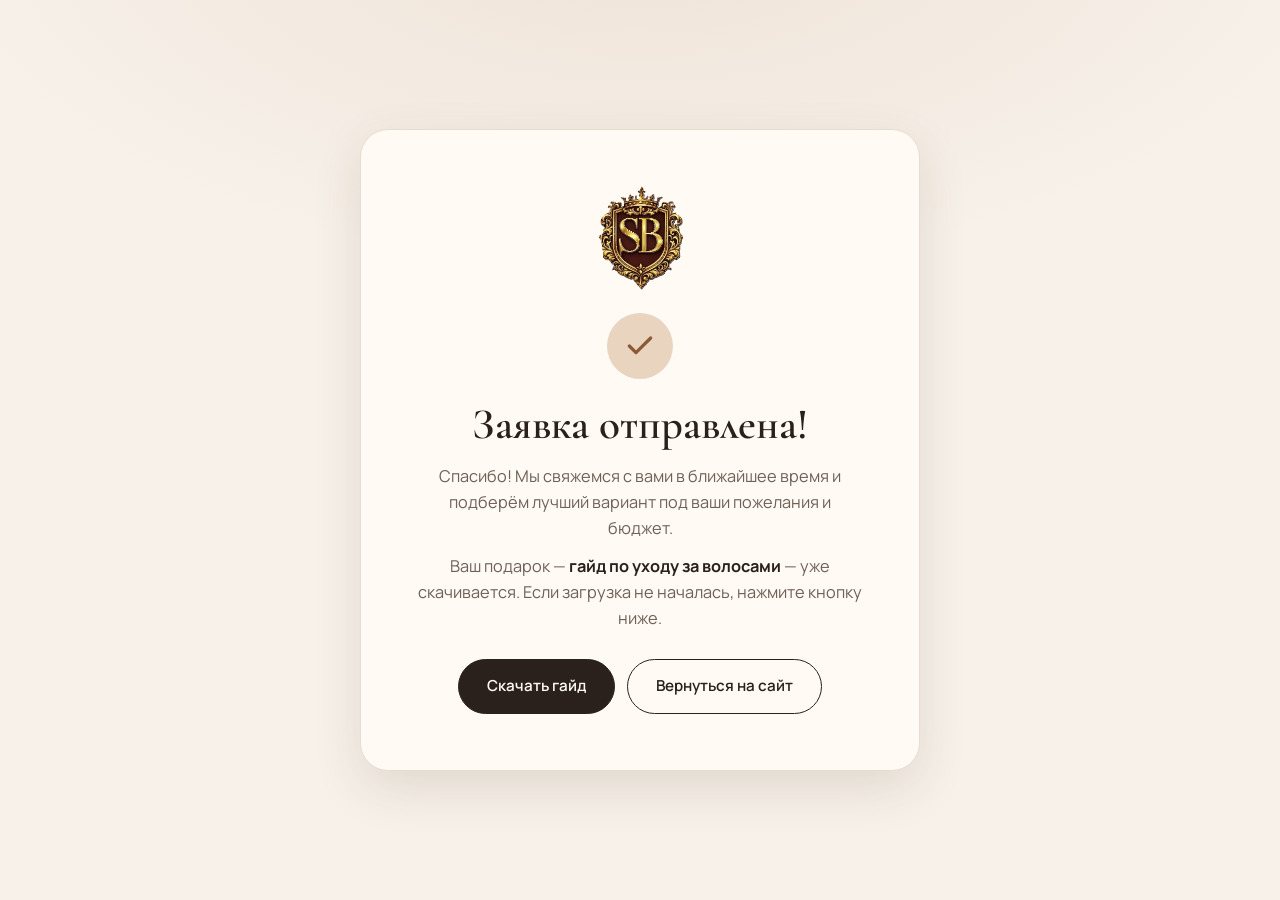
<file: thanks.html>
<!DOCTYPE html>
<html lang="ru">
<head>
  <meta charset="UTF-8" />
  <meta name="viewport" content="width=device-width, initial-scale=1.0" />
  <title>Заявка отправлена — Sokolovskaya Beauty</title>
  <meta name="robots" content="noindex, nofollow" />
  <meta name="theme-color" content="#2b211c" />

  <link rel="icon" type="image/x-icon" href="favicon.ico" />
  <link rel="icon" type="image/png" sizes="256x256" href="assets/favicon.png?v=1" />
  <link rel="apple-touch-icon" href="assets/favicon.png?v=1" />

  <link rel="preconnect" href="https://fonts.googleapis.com" />
  <link rel="preconnect" href="https://fonts.gstatic.com" crossorigin />
  <link href="https://fonts.googleapis.com/css2?family=Cormorant+Garamond:ital,wght@0,400;0,500;0,600;1,400&family=Manrope:wght@300;400;500;600;700;800&display=swap" rel="stylesheet" />
  <link rel="stylesheet" href="styles.css?v=10" />
  <style>
    .thanks {
      min-height: 100vh;
      min-height: 100dvh;
      display: grid;
      place-items: center;
      padding: 40px 20px;
      background:
        radial-gradient(1200px 600px at 50% -10%, rgba(176, 122, 78, 0.12), transparent 60%),
        var(--bg);
    }
    .thanks__card {
      max-width: 560px;
      width: 100%;
      text-align: center;
      background: var(--bg-soft);
      border: 1px solid var(--line);
      border-radius: var(--radius-lg);
      padding: clamp(32px, 6vw, 56px);
      box-shadow: var(--shadow-md);
    }
    .thanks__logo { width: 86px; margin: 0 auto 22px; }
    .thanks__check {
      width: 66px;
      height: 66px;
      border-radius: 50%;
      background: var(--accent-soft);
      color: var(--accent-deep);
      display: grid;
      place-items: center;
      margin: 0 auto 22px;
    }
    .thanks__check svg { width: 32px; height: 32px; }
    .thanks h1 {
      font-family: var(--serif);
      font-size: clamp(1.9rem, 5.5vw, 2.7rem);
      font-weight: 600;
      line-height: 1.1;
      margin-bottom: 14px;
    }
    .thanks p { color: var(--ink-soft); font-size: 1.02rem; margin-bottom: 12px; }
    .thanks p b { color: var(--ink); }
    .thanks__actions {
      display: flex;
      flex-wrap: wrap;
      gap: 12px;
      justify-content: center;
      margin-top: 28px;
    }
  </style>
</head>
<body>
  <main class="thanks">
    <div class="thanks__card">
      <img class="thanks__logo" src="assets/logo-sb-trans.png" alt="Sokolovskaya Beauty" />
      <div class="thanks__check" aria-hidden="true">
        <svg viewBox="0 0 24 24" fill="none" stroke="currentColor" stroke-width="2.4" stroke-linecap="round" stroke-linejoin="round"><path d="M20 6 9 17l-5-5" /></svg>
      </div>
      <h1>Заявка отправлена!</h1>
      <p>Спасибо! Мы свяжемся с вами в ближайшее время и подберём лучший вариант под ваши пожелания и бюджет.</p>
      <p>Ваш подарок — <b>гайд по уходу за волосами</b> — уже скачивается. Если загрузка не началась, нажмите кнопку ниже.</p>
      <div class="thanks__actions">
        <a href="assets/hair-care-guide.pdf" download="Гайд по уходу за волосами.pdf" class="btn">Скачать гайд</a>
        <a href="index.html" class="btn btn--ghost">Вернуться на сайт</a>
      </div>
    </div>
  </main>
</body>
</html>
</file>
<file: styles.css>
/* ===== Design tokens ===== */
:root {
  --bg: #f7f1ea;
  --bg-soft: #fffaf4;
  --ink: #2b211c;
  --ink-soft: #6f6058;
  --line: #e7dccf;
  --accent: #b07a4e;        /* warm copper */
  --accent-deep: #8a5a35;
  --accent-soft: #e9d4bf;
  --rose: #c98e72;
  --gold: #c9a36a;
  --white: #ffffff;
  --shadow-sm: 0 4px 20px rgba(70, 45, 25, 0.06);
  --shadow-md: 0 18px 50px rgba(70, 45, 25, 0.12);
  --shadow-lg: 0 30px 80px rgba(70, 45, 25, 0.18);
  --radius: 18px;
  --radius-lg: 28px;
  --max: 1200px;
  --serif: "Cormorant Garamond", Georgia, serif;
  --sans: "Manrope", system-ui, -apple-system, sans-serif;
  --ease: cubic-bezier(0.22, 1, 0.36, 1);
}

* { margin: 0; padding: 0; box-sizing: border-box; }

html { scroll-behavior: smooth; overflow-x: hidden; }

body {
  font-family: var(--sans);
  color: var(--ink);
  background: var(--bg);
  line-height: 1.6;
  -webkit-font-smoothing: antialiased;
  overflow-x: hidden;
}

img { max-width: 100%; display: block; }
a { color: inherit; text-decoration: none; }

.container {
  width: 100%;
  max-width: var(--max);
  margin: 0 auto;
  padding: 0 clamp(20px, 5vw, 48px);
}

/* ===== Typography helpers ===== */
.eyebrow {
  display: inline-block;
  font-size: 0.78rem;
  letter-spacing: 0.22em;
  text-transform: uppercase;
  color: var(--accent-deep);
  font-weight: 600;
  margin-bottom: 18px;
}
.eyebrow--center { display: block; }

.section-title {
  font-family: var(--serif);
  font-weight: 500;
  font-size: clamp(2rem, 5vw, 3.4rem);
  line-height: 1.08;
  letter-spacing: -0.01em;
}
.section-sub {
  color: var(--ink-soft);
  font-size: 1.05rem;
  max-width: 560px;
  margin: 18px auto 0;
}
.section-head { text-align: center; margin-bottom: clamp(40px, 6vw, 70px); }
.section-head--left { text-align: left; }
.section-head--left .section-sub { margin-left: 0; }

/* ===== Buttons ===== */
.btn {
  display: inline-flex;
  align-items: center;
  justify-content: center;
  gap: 10px;
  font-family: var(--sans);
  font-weight: 600;
  font-size: 0.95rem;
  padding: 14px 28px;
  border-radius: 100px;
  background: var(--ink);
  color: var(--bg-soft);
  border: 1px solid var(--ink);
  cursor: pointer;
  transition: transform 0.4s var(--ease), background 0.3s, color 0.3s, box-shadow 0.4s;
  white-space: nowrap;
}
.btn:hover { transform: translateY(-3px); box-shadow: var(--shadow-md); background: var(--accent-deep); border-color: var(--accent-deep); }
.btn--lg { padding: 17px 36px; font-size: 1rem; }
.btn--small { padding: 11px 22px; font-size: 0.88rem; }
.btn--full { width: 100%; }
.btn--ghost {
  background: transparent;
  color: var(--ink);
  border: 1px solid var(--ink);
}
.btn--ghost:hover { background: var(--ink); color: var(--bg-soft); }

/* ===== Announcement bar ===== */
.announce {
  background: var(--ink);
  color: var(--accent-soft);
  overflow: hidden;
  font-size: 0.8rem;
  letter-spacing: 0.05em;
}
.announce__track {
  display: flex;
  gap: 28px;
  white-space: nowrap;
  padding: 9px 0;
  width: max-content;
  animation: marquee 28s linear infinite;
}
.announce__track span { opacity: 0.9; }
@keyframes marquee {
  from { transform: translateX(0); }
  to { transform: translateX(-50%); }
}

/* ===== Header ===== */
.header {
  position: sticky;
  top: 0;
  z-index: 100;
  background: rgba(247, 241, 234, 0.82);
  backdrop-filter: blur(14px);
  border-bottom: 1px solid transparent;
  transition: border-color 0.3s, background 0.3s, box-shadow 0.3s;
}
.header.is-scrolled { border-color: var(--line); box-shadow: var(--shadow-sm); }
.header__inner {
  display: flex;
  align-items: center;
  justify-content: space-between;
  height: 76px;
  gap: 24px;
}
.logo { display: flex; align-items: center; gap: 12px; }
.logo__img { width: 46px; height: auto; flex: none; filter: drop-shadow(0 4px 10px rgba(70,45,25,0.18)); }
.logo__mark {
  width: 42px; height: 42px;
  display: grid; place-items: center;
  border-radius: 50%;
  background: linear-gradient(135deg, var(--accent), var(--accent-deep));
  color: #fff;
  font-family: var(--serif);
  font-weight: 600;
  font-size: 1.1rem;
  letter-spacing: 0.02em;
}
.logo__text {
  font-family: var(--serif);
  font-size: 1.3rem;
  font-weight: 600;
  line-height: 1;
  display: flex;
  flex-direction: column;
}
.logo__text small {
  font-family: var(--sans);
  font-size: 0.62rem;
  letter-spacing: 0.16em;
  text-transform: uppercase;
  color: var(--ink-soft);
  font-weight: 500;
  margin-top: 4px;
}
.nav { display: flex; align-items: center; gap: 28px; }
.nav__link { font-size: 0.92rem; font-weight: 500; position: relative; color: var(--ink-soft); transition: color 0.25s; }
.nav__link::after {
  content: ""; position: absolute; left: 0; bottom: -6px;
  width: 0; height: 1.5px; background: var(--accent); transition: width 0.3s var(--ease);
}
.nav__link:hover { color: var(--ink); }
.nav__link:hover::after { width: 100%; }
.nav__phone { font-weight: 700; font-size: 0.92rem; white-space: nowrap; }
.nav .nav__phone--drawer { display: none; }
.nav .nav__socials { display: none; }

.header__actions { display: flex; align-items: center; gap: 16px; }
.header__cta { display: inline-flex; }

/* Social icon buttons */
.socials { display: flex; align-items: center; gap: 8px; }
.social {
  width: 36px; height: 36px; border-radius: 50%;
  display: grid; place-items: center; flex: none;
  background: var(--accent-soft); color: var(--accent-deep);
  border: 1px solid rgba(138, 90, 53, 0.18);
  transition: transform 0.3s var(--ease), box-shadow 0.3s, background 0.3s, color 0.3s;
}
.social:hover { transform: translateY(-3px); box-shadow: var(--shadow-sm); background: var(--accent-deep); color: var(--bg-soft); border-color: transparent; }
.social svg { width: 19px; height: 19px; }

/* Real MAX mark (tinted via mask, follows palette) */
.max-mark {
  display: block;
  background-color: currentColor;
  -webkit-mask: url(assets/max-mask.png) center / contain no-repeat;
  mask: url(assets/max-mask.png) center / contain no-repeat;
}
.social .max-mark { width: 21px; height: 21px; }

.burger { display: none; background: none; border: none; cursor: pointer; width: 30px; height: 22px; position: relative; }
.burger span {
  position: absolute; left: 0; height: 2px; width: 100%; background: var(--ink);
  transition: transform 0.35s var(--ease), opacity 0.25s;
}
.burger span:nth-child(1) { top: 0; }
.burger span:nth-child(2) { top: 50%; transform: translateY(-50%); }
.burger span:nth-child(3) { bottom: 0; }
body.menu-open .burger span:nth-child(1) { top: 50%; transform: translateY(-50%) rotate(45deg); }
body.menu-open .burger span:nth-child(2) { opacity: 0; }
body.menu-open .burger span:nth-child(3) { bottom: auto; top: 50%; transform: translateY(-50%) rotate(-45deg); }

/* Mobile nav overlay */
.nav-overlay {
  position: fixed; inset: 0; z-index: 95;
  background: rgba(43, 33, 28, 0.5);
  opacity: 0; pointer-events: none;
  transition: opacity 0.4s var(--ease);
}
body.menu-open .nav-overlay { opacity: 1; pointer-events: auto; }

/* ===== Hero ===== */
.hero {
  position: relative;
  padding: clamp(10px, 1.5vw, 18px) 0 clamp(70px, 9vw, 120px);
  overflow: hidden;
}
.hero__bg {
  position: absolute; inset: 0;
  background:
    radial-gradient(60% 50% at 78% 18%, rgba(201, 142, 114, 0.28), transparent 70%),
    radial-gradient(45% 45% at 12% 85%, rgba(201, 163, 106, 0.22), transparent 70%);
  z-index: -1;
}
.hero__inner {
  display: grid;
  grid-template-columns: 1.15fr 0.85fr;
  gap: clamp(40px, 6vw, 80px);
  align-items: center;
}
.hero__title {
  font-family: var(--serif);
  font-weight: 500;
  font-size: clamp(2.6rem, 6.5vw, 5rem);
  line-height: 1.02;
  letter-spacing: -0.02em;
  margin-bottom: 26px;
}
.hero__title em { font-style: italic; color: var(--accent-deep); }
.hero__lead {
  font-size: 1.12rem;
  color: var(--ink-soft);
  max-width: 540px;
  margin-bottom: 34px;
}
.hero__actions { display: flex; flex-wrap: wrap; gap: 14px; margin-bottom: 34px; }
.hero__gift {
  display: flex; align-items: center; gap: 14px;
  background: var(--bg-soft);
  border: 1px solid var(--line);
  border-radius: var(--radius);
  padding: 16px 20px;
  max-width: 520px;
  box-shadow: var(--shadow-sm);
}
.hero__gift-icon {
  flex: none;
  width: 38px; height: 38px; border-radius: 50%;
  display: grid; place-items: center;
  background: linear-gradient(135deg, var(--gold), var(--accent));
  color: #fff;
}
.hero__gift p { font-size: 0.92rem; color: var(--ink-soft); }
.hero__gift b { color: var(--ink); }

/* Hero showcase (photo + feature cards) */
.hero__showcase { display: flex; flex-direction: column; gap: 16px; }
.hero__photo {
  position: relative;
  width: 100%;
  aspect-ratio: 3 / 4;
  max-height: 560px;
  border-radius: var(--radius-lg);
  background-size: cover;
  background-position: center top;
  box-shadow: var(--shadow-md);
}
.hero__photo::after {
  content: ""; position: absolute; inset: 0; border-radius: var(--radius-lg);
  background: linear-gradient(180deg, transparent 55%, rgba(43,33,28,0.55));
}
.hero__photo-tag {
  position: absolute; left: 16px; bottom: 16px; z-index: 2;
  background: rgba(247,241,234,0.92);
  color: var(--ink);
  font-size: 0.82rem; font-weight: 600;
  padding: 8px 16px; border-radius: 100px;
  backdrop-filter: blur(6px);
}
.hero__features {
  display: grid;
  grid-template-columns: repeat(2, 1fr);
  gap: 10px;
}
.hero__feature {
  display: flex; align-items: center; gap: 10px;
  background: var(--bg-soft);
  border: 1px solid var(--line);
  border-radius: 14px;
  padding: 13px 16px;
  font-size: 0.9rem; font-weight: 600;
  box-shadow: var(--shadow-sm);
  transition: transform 0.4s var(--ease), border-color 0.3s;
}
.hero__feature:hover { transform: translateY(-3px); border-color: var(--accent-soft); }
.hero__feature-ic {
  flex: none; width: 30px; height: 30px; border-radius: 9px;
  display: grid; place-items: center;
  background: var(--accent-soft); color: var(--accent-deep);
  font-size: 0.95rem;
}
.hero__guarantee {
  display: flex; align-items: center; gap: 10px;
  background: var(--ink); color: var(--bg-soft);
  border-radius: 14px; padding: 13px 18px;
  font-size: 0.92rem; font-weight: 600;
}
.hero__guarantee-ic {
  flex: none; width: 24px; height: 24px; border-radius: 50%;
  display: grid; place-items: center; font-size: 0.72rem;
  background: var(--gold); color: var(--ink);
}

/* Stats row (under reviews) */
.stats-row {
  display: grid;
  grid-template-columns: repeat(4, 1fr);
  gap: 18px;
  margin-top: clamp(36px, 5vw, 56px);
}
.stat-card {
  background: var(--bg-soft);
  border: 1px solid var(--line);
  border-radius: var(--radius-lg);
  padding: 28px 24px;
  box-shadow: var(--shadow-sm);
  transition: transform 0.5s var(--ease), box-shadow 0.5s;
}
.stat-card:hover { transform: translateY(-6px); box-shadow: var(--shadow-md); }
.stat-card__num {
  display: block;
  font-family: var(--serif);
  font-weight: 600;
  font-size: clamp(2.7rem, 5.4vw, 3.6rem);
  line-height: 1;
  letter-spacing: -0.01em;
  color: var(--ink);
}
.stat-card__num::after {
  content: "";
  display: block;
  width: 34px; height: 2px;
  margin: 12px auto 0;
  background: linear-gradient(90deg, var(--accent), var(--accent-deep));
  border-radius: 2px;
}
.stat-card__label {
  display: block;
  margin-top: 12px;
  font-size: 0.9rem;
  font-weight: 600;
  letter-spacing: 0.01em;
  color: var(--ink-soft);
}
.stats-row .stat-card { text-align: center; }

.hero__scroll {
  position: absolute; left: 50%; bottom: 24px; transform: translateX(-50%);
  width: 26px; height: 42px; border: 1.5px solid var(--accent-deep); border-radius: 14px;
  display: grid; place-items: start center; padding-top: 8px;
}
.hero__scroll span {
  width: 4px; height: 8px; border-radius: 4px; background: var(--accent-deep);
  animation: scrolldot 1.6s var(--ease) infinite;
}
@keyframes scrolldot { 0%{opacity:0;transform:translateY(0);} 40%{opacity:1;} 100%{opacity:0;transform:translateY(14px);} }

/* ===== Credibility bar ===== */
.credbar {
  border-top: 1px solid var(--line);
  border-bottom: 1px solid var(--line);
  background: var(--bg-soft);
}
.credbar__inner {
  display: flex;
  align-items: center;
  justify-content: space-between;
  gap: 20px;
  flex-wrap: wrap;
  padding-top: 18px;
  padding-bottom: 18px;
}
.credbar__rating { display: flex; align-items: center; gap: 10px; }
.credbar__stars { color: var(--gold); letter-spacing: 2px; font-size: 1.1rem; }
.credbar__score { font-size: 0.95rem; }
.credbar__score b { font-size: 1.15rem; color: var(--accent-deep); }
.credbar__count { color: var(--ink-soft); font-size: 0.9rem; }
.credbar__sources { display: flex; flex-wrap: wrap; gap: 10px; }
.credbar__sources span {
  font-size: 0.78rem; font-weight: 600; color: var(--ink-soft);
  border: 1px solid var(--line); border-radius: 100px; padding: 6px 14px;
}
.credbar__guarantee {
  display: flex; align-items: center; gap: 8px;
  font-size: 0.88rem; font-weight: 600; color: var(--accent-deep);
}
.credbar__shield {
  width: 22px; height: 22px; border-radius: 50%; flex: none;
  display: grid; place-items: center; font-size: 0.72rem;
  background: var(--accent-soft); color: var(--accent-deep);
}

/* ===== Trust ===== */
.trust { padding: clamp(50px, 7vw, 80px) 0; }
.trust__grid {
  display: grid;
  grid-template-columns: repeat(4, 1fr);
  gap: 20px;
}
.trust__item {
  background: var(--bg-soft);
  border: 1px solid var(--line);
  border-radius: var(--radius);
  padding: 32px 26px;
  transition: transform 0.5s var(--ease), box-shadow 0.5s, border-color 0.3s;
}
.trust__item:hover { transform: translateY(-6px); box-shadow: var(--shadow-md); border-color: var(--accent-soft); }
.trust__icon {
  display: grid; place-items: center;
  width: 52px; height: 52px; border-radius: 14px;
  background: var(--accent-soft); color: var(--accent-deep);
  font-size: 1.4rem; margin-bottom: 18px;
}
.trust__item h3 { font-size: 1.12rem; margin-bottom: 8px; }
.trust__item p { font-size: 0.92rem; color: var(--ink-soft); }

/* ===== Cases ===== */
.cases { padding: clamp(60px, 9vw, 110px) 0; background: var(--bg-soft); }
.cases-toggle { display: none; width: fit-content; margin: 8px auto 0; }
.case {
  display: grid;
  grid-template-columns: 0.9fr 1.1fr;
  gap: clamp(28px, 5vw, 64px);
  align-items: center;
  margin-bottom: clamp(40px, 6vw, 80px);
}
.case:last-child { margin-bottom: 0; }
.case--reverse { grid-template-columns: 1.1fr 0.9fr; }
.case--reverse .case__media { order: 2; }
.case__media {
  height: clamp(340px, 42vw, 520px);
  border-radius: var(--radius-lg);
  background-size: cover;
  background-position: center;
  box-shadow: var(--shadow-md);
  position: relative;
}
.case__media::after {
  content: ""; position: absolute; inset: 0; border-radius: var(--radius-lg);
  box-shadow: inset 0 0 0 1px rgba(255,255,255,0.25);
}
.case__name {
  font-family: var(--serif);
  font-style: italic;
  font-size: 1.35rem;
  color: var(--accent-deep);
  display: block;
  margin-bottom: 16px;
}
.case blockquote {
  font-family: var(--serif);
  font-size: clamp(1.4rem, 2.8vw, 2rem);
  line-height: 1.3;
  margin-bottom: 18px;
}
.case__body p { color: var(--ink-soft); font-size: 1.02rem; margin-bottom: 18px; max-width: 520px; }
.case__result {
  display: inline-block;
  font-weight: 600;
  border-left: 3px solid var(--accent);
  padding-left: 16px;
  color: var(--ink);
}

/* ===== Before / After slider ===== */
.ba { padding: clamp(60px, 9vw, 110px) 0; }
.ba-case {
  display: grid;
  grid-template-columns: 0.9fr 1.1fr;
  gap: clamp(28px, 5vw, 64px);
  align-items: center;
  margin-bottom: clamp(40px, 6vw, 80px);
}
.ba-case:last-child { margin-bottom: 0; }
.ba-case--reverse .ba-slider { order: 2; }

.ba-slider {
  position: relative;
  width: 100%;
  max-width: 460px;
  margin-inline: auto;
  aspect-ratio: 3 / 4;
  border-radius: var(--radius-lg);
  overflow: hidden;
  box-shadow: var(--shadow-md);
  user-select: none;
  touch-action: pan-y;
}
.ba-img {
  position: absolute; inset: 0;
  width: 100%; height: 100%;
  object-fit: cover;
  pointer-events: none;
}
.ba-before {
  position: absolute; inset: 0;
  overflow: hidden;
  clip-path: inset(0 50% 0 0);
  will-change: clip-path;
}
.ba-before .ba-img { width: 100%; height: 100%; }
.ba-line {
  position: absolute; top: 0; bottom: 0; left: 50%;
  width: 3px; background: rgba(255,255,255,0.9);
  transform: translateX(-50%);
  box-shadow: 0 0 0 1px rgba(70,45,25,0.12);
  z-index: 3;
}
.ba-grip {
  position: absolute; top: 50%; left: 50%;
  transform: translate(-50%, -50%);
  width: 44px; height: 44px; border-radius: 50%;
  background: var(--bg-soft);
  box-shadow: var(--shadow-md);
  display: grid; place-items: center;
}
.ba-grip::before, .ba-grip::after {
  content: ""; position: absolute;
  width: 0; height: 0; border-block: 5px solid transparent;
}
.ba-grip::before { left: 11px; border-right: 7px solid var(--accent-deep); }
.ba-grip::after { right: 11px; border-left: 7px solid var(--accent-deep); }
.ba-tag {
  position: absolute; bottom: 16px; z-index: 3;
  font-size: 0.78rem; font-weight: 700; letter-spacing: 0.04em;
  padding: 6px 14px; border-radius: 100px;
  background: rgba(43,33,28,0.72); color: #fff; backdrop-filter: blur(4px);
}
.ba-tag--before { left: 16px; }
.ba-tag--after { right: 16px; }
.ba-range {
  position: absolute; inset: 0; z-index: 4;
  width: 100%; height: 100%; margin: 0;
  opacity: 0; cursor: ew-resize;
  -webkit-appearance: none; appearance: none; background: transparent;
  touch-action: pan-y;
}
.ba-range::-webkit-slider-thumb { -webkit-appearance: none; width: 60px; height: 100%; }
.ba-range::-moz-range-thumb { width: 60px; height: 100%; border: none; background: transparent; }

.ba-text .case__name {
  font-family: var(--serif); font-style: italic; font-size: 1.5rem;
  color: var(--accent-deep); display: block; margin-bottom: 14px;
}
.ba-text p { color: var(--ink-soft); font-size: 1.02rem; margin-bottom: 14px; max-width: 540px; }
.ba-text .case__result {
  display: inline-block; font-weight: 600;
  border-left: 3px solid var(--accent); padding-left: 16px; color: var(--ink);
}

/* ===== Advantages ===== */
.advantages { padding: clamp(60px, 9vw, 110px) 0; }
.adv-grid {
  display: grid;
  grid-template-columns: repeat(3, 1fr);
  gap: 20px;
}
.adv-card {
  position: relative;
  background: var(--bg-soft);
  border: 1px solid var(--line);
  border-radius: var(--radius);
  padding: 38px 30px 32px;
  overflow: hidden;
  transition: transform 0.5s var(--ease), box-shadow 0.5s;
}
.adv-card::before {
  content: ""; position: absolute; left: 0; top: 0; height: 100%; width: 3px;
  background: linear-gradient(var(--accent), var(--gold)); transform: scaleY(0); transform-origin: top;
  transition: transform 0.5s var(--ease);
}
.adv-card:hover { transform: translateY(-6px); box-shadow: var(--shadow-md); }
.adv-card:hover::before { transform: scaleY(1); }
.adv-card__no {
  font-family: var(--serif);
  font-size: 2.4rem;
  color: var(--accent-soft);
  font-weight: 600;
  display: block;
  margin-bottom: 12px;
}
.adv-card h3 { font-size: 1.18rem; margin-bottom: 10px; }
.adv-card p { color: var(--ink-soft); font-size: 0.95rem; }

/* ===== Process ===== */
.process { padding: clamp(60px, 9vw, 110px) 0; }
.process-grid {
  display: grid;
  grid-template-columns: repeat(4, 1fr);
  gap: 20px;
  counter-reset: step;
}
.process-step {
  position: relative;
  padding: 34px 26px 30px;
  border: 1px solid var(--line);
  border-radius: var(--radius);
  background: var(--bg-soft);
  transition: transform 0.5s var(--ease), box-shadow 0.5s;
}
.process-step:hover { transform: translateY(-6px); box-shadow: var(--shadow-md); }
.process-step:not(:last-child)::after {
  content: "→";
  position: absolute; right: -16px; top: 50px;
  color: var(--accent-soft); font-size: 1.6rem; z-index: 2;
}
.process-step__no {
  display: grid; place-items: center;
  width: 48px; height: 48px; border-radius: 50%;
  background: linear-gradient(135deg, var(--accent), var(--accent-deep));
  color: #fff; font-family: var(--serif); font-size: 1.4rem; font-weight: 600;
  margin-bottom: 18px;
}
.process-step h3 { font-size: 1.12rem; margin-bottom: 8px; }
.process-step p { font-size: 0.92rem; color: var(--ink-soft); }
.process-cta { text-align: center; margin-top: clamp(32px, 4vw, 48px); }

/* ===== Reviews ===== */
.reviews { padding: clamp(60px, 9vw, 110px) 0; }
.reviews-grid {
  display: grid;
  grid-template-columns: repeat(2, 1fr);
  gap: 22px;
}
.review {
  background: var(--bg-soft);
  border: 1px solid var(--line);
  border-radius: var(--radius-lg);
  padding: 32px 30px;
  transition: transform 0.5s var(--ease), box-shadow 0.5s, border-color 0.3s;
}
.review:hover { transform: translateY(-5px); box-shadow: var(--shadow-md); border-color: var(--accent-soft); }
.review__stars { color: var(--gold); letter-spacing: 2px; margin-bottom: 14px; }
.review blockquote { font-size: 1.05rem; line-height: 1.55; margin-bottom: 22px; }
.review figcaption { display: flex; align-items: center; gap: 14px; }
.review__avatar {
  width: 46px; height: 46px; border-radius: 50%; flex: none;
  display: grid; place-items: center;
  background: var(--accent-soft); color: var(--accent-deep);
  font-family: var(--serif); font-weight: 600; font-size: 1.2rem;
}
.review figcaption b { display: block; font-size: 0.98rem; }
.review figcaption small { color: var(--ink-soft); font-size: 0.82rem; }

/* ===== Team ===== */
.team { padding: clamp(60px, 9vw, 110px) 0; background: var(--bg-soft); }
.team-grid {
  display: grid;
  grid-template-columns: repeat(3, 1fr);
  gap: 24px;
}
.member {
  background: var(--bg);
  border: 1px solid var(--line);
  border-radius: var(--radius-lg);
  overflow: hidden;
  display: flex;
  flex-direction: column;
  transition: transform 0.5s var(--ease), box-shadow 0.5s;
}
.member:hover { transform: translateY(-6px); box-shadow: var(--shadow-md); }
.member--featured {
  border-color: var(--accent-soft);
  box-shadow: var(--shadow-md);
  transform: translateY(-12px);
}
.member { position: relative; }
.member__photo {
  height: 360px;
  background-size: cover;
  background-position: center top;
}
.member__info { padding: 26px; }
.member__info h3 { font-family: var(--serif); font-size: 1.6rem; font-weight: 600; }
.member__role { display: block; color: var(--accent-deep); font-size: 0.9rem; margin: 4px 0 16px; }
.member__toggle {
  background: none; border: 1px solid var(--line); border-radius: 100px;
  padding: 9px 18px; font-family: var(--sans); font-size: 0.85rem; font-weight: 600;
  cursor: pointer; color: var(--ink); transition: background 0.25s, color 0.25s, border-color 0.25s;
}
.member__toggle::after { content: " ↓"; }
.member__toggle:hover { background: var(--ink); color: var(--bg-soft); border-color: var(--ink); }
.member.is-open .member__toggle::after { content: " ↑"; }
.member__cta { display: flex; width: 100%; margin-top: 18px; }
.member__bio {
  max-height: 0;
  overflow: hidden;
  transition: max-height 0.6s var(--ease), margin-top 0.4s, opacity 0.4s;
  opacity: 0;
}
.member.is-open .member__bio { max-height: 1000px; margin-top: 18px; opacity: 1; }
.member__bio p { font-size: 0.88rem; color: var(--ink-soft); margin-bottom: 12px; }
.member__bio b { color: var(--ink); }

/* ===== Prices ===== */
.prices { padding: clamp(60px, 9vw, 110px) 0; }
.price-tabs {
  display: flex; flex-wrap: wrap; gap: 10px; justify-content: center;
  margin-bottom: 36px;
}
.price-tab {
  background: var(--bg-soft); border: 1px solid var(--line); color: var(--ink-soft);
  padding: 11px 22px; border-radius: 100px; font-family: var(--sans); font-weight: 600;
  font-size: 0.9rem; cursor: pointer; transition: all 0.3s var(--ease);
}
.price-tab:hover { border-color: var(--accent); color: var(--ink); }
.price-tab.is-active { background: var(--ink); color: var(--bg-soft); border-color: var(--ink); }
.price-panels {
  background: var(--bg-soft);
  border: 1px solid var(--line);
  border-radius: var(--radius-lg);
  padding: clamp(28px, 4vw, 48px);
  box-shadow: var(--shadow-sm);
  max-width: 900px; margin: 0 auto;
}
.price-panel { display: none; animation: fade 0.5s var(--ease); }
.price-panel.is-active { display: block; }
@keyframes fade { from { opacity: 0; transform: translateY(10px);} to {opacity:1; transform: translateY(0);} }
.price-cols { display: grid; grid-template-columns: 1fr 1fr; gap: clamp(28px, 4vw, 56px); }
.price-block h4 {
  font-family: var(--serif); font-size: 1.5rem; font-weight: 600; margin-bottom: 16px;
  padding-bottom: 12px; border-bottom: 1px solid var(--line);
}
.price-list { list-style: none; }
.price-list li {
  display: flex; justify-content: space-between; align-items: baseline; gap: 16px;
  padding: 11px 0; border-bottom: 1px dashed var(--line);
}
.price-list li:last-child { border-bottom: none; }
.price-list span { color: var(--ink-soft); }
.price-list b { font-weight: 700; white-space: nowrap; }
.price-list--wide li { font-size: 0.98rem; }
.price-note { text-align: center; color: var(--ink-soft); font-size: 0.88rem; margin-bottom: 18px; font-style: italic; }
.price-disclaimer {
  display: flex; align-items: flex-start; gap: 12px;
  max-width: 760px; margin: clamp(24px, 3vw, 36px) auto 0;
  padding: 18px 22px; border-radius: var(--radius);
  background: var(--accent-soft); color: var(--ink);
  font-size: 0.92rem; line-height: 1.55;
}
.price-disclaimer b { color: var(--accent-deep); }
.price-disclaimer__ic { flex: none; font-size: 1.1rem; color: var(--accent-deep); line-height: 1.4; }

/* ===== FAQ ===== */
.faq { padding: clamp(60px, 9vw, 110px) 0; background: var(--bg-soft); }
.faq__inner { display: grid; grid-template-columns: 0.9fr 1.1fr; gap: clamp(40px, 6vw, 80px); align-items: start; }
.faq .section-head { margin-bottom: 0; }
.faq .section-head .btn { margin-top: 24px; }
.faq-list { display: flex; flex-direction: column; gap: 14px; }
.faq-item {
  background: var(--bg);
  border: 1px solid var(--line);
  border-radius: var(--radius);
  padding: 6px 24px;
  transition: border-color 0.3s, box-shadow 0.3s;
}
.faq-item[open] { border-color: var(--accent-soft); box-shadow: var(--shadow-sm); }
.faq-item summary {
  list-style: none; cursor: pointer; font-weight: 600; font-size: 1.05rem;
  padding: 18px 0; display: flex; justify-content: space-between; align-items: center; gap: 16px;
}
.faq-item summary::-webkit-details-marker { display: none; }
.faq-item summary::after {
  content: "+"; font-size: 1.5rem; font-weight: 300; color: var(--accent-deep);
  transition: transform 0.3s var(--ease); flex: none;
}
.faq-item[open] summary::after { transform: rotate(45deg); }
.faq-item p { color: var(--ink-soft); padding-bottom: 20px; max-width: 560px; }

/* ===== Contact ===== */
.contact { padding: clamp(60px, 9vw, 110px) 0; }
.contact__inner {
  display: grid; grid-template-columns: 1fr 1fr; gap: clamp(36px, 5vw, 72px);
  align-items: center;
  background: linear-gradient(140deg, #2b211c, #4a3528);
  color: var(--bg-soft);
  border-radius: var(--radius-lg);
  padding: clamp(36px, 5vw, 64px);
  position: relative;
  overflow: hidden;
}
.contact__inner::before {
  content: ""; position: absolute; right: -10%; top: -30%; width: 50%; height: 160%;
  background: radial-gradient(circle, rgba(201,142,114,0.4), transparent 70%);
}
.contact__text, .contact__form { position: relative; min-width: 0; }
.contact__text .eyebrow { color: var(--gold); }
.contact__text .section-title { color: var(--bg-soft); }
.contact__text > p { color: rgba(255,250,244,0.78); margin: 18px 0 22px; max-width: 440px; }
.contact__scarcity {
  position: relative;
  display: inline-flex; align-items: center; gap: 10px;
  background: rgba(255,250,244,0.08);
  border: 1px solid rgba(201,163,106,0.4);
  border-radius: 100px; padding: 10px 18px;
  font-size: 0.9rem; color: var(--bg-soft); margin-bottom: 22px;
}
.contact__scarcity b { color: var(--gold); }
.contact__pulse {
  width: 10px; height: 10px; border-radius: 50%; background: #7ed09b; flex: none;
  box-shadow: 0 0 0 0 rgba(126,208,155,0.7); animation: pulse 2s infinite;
}
@keyframes pulse {
  0% { box-shadow: 0 0 0 0 rgba(126,208,155,0.6); }
  70% { box-shadow: 0 0 0 10px rgba(126,208,155,0); }
  100% { box-shadow: 0 0 0 0 rgba(126,208,155,0); }
}
.contact__perks { list-style: none; display: flex; flex-direction: column; gap: 10px; margin-bottom: 28px; }
.contact__perks li {
  position: relative; padding-left: 30px; font-size: 0.95rem; color: rgba(255,250,244,0.9);
}
.contact__perks li::before {
  content: "✔"; position: absolute; left: 0; top: 0;
  width: 20px; height: 20px; border-radius: 50%;
  display: grid; place-items: center; font-size: 0.68rem;
  background: var(--gold); color: var(--ink);
}
.contact__list { list-style: none; display: flex; flex-direction: column; gap: 14px; }
.contact__list li { display: flex; flex-direction: column; gap: 2px; }
.contact__list span { font-size: 0.72rem; text-transform: uppercase; letter-spacing: 0.18em; color: var(--gold); }
.contact__list a:hover { color: var(--gold); }
.contact__form {
  position: relative;
  background: var(--bg-soft);
  color: var(--ink);
  border-radius: var(--radius);
  padding: clamp(26px, 4vw, 40px);
  box-shadow: var(--shadow-lg);
}
.field { position: relative; margin-bottom: 18px; }
.field input, .field select {
  width: 100%; padding: 18px 18px 8px; font-family: var(--sans); font-size: 1rem;
  border: 1px solid var(--line); border-radius: 12px; background: var(--white); color: var(--ink);
  transition: border-color 0.25s, box-shadow 0.25s;
}
.field select { padding-top: 22px; }
.field input:focus, .field select:focus { outline: none; border-color: var(--accent); box-shadow: 0 0 0 3px rgba(176,122,78,0.15); }
.field label {
  position: absolute; left: 18px; top: 16px; color: var(--ink-soft); font-size: 1rem;
  pointer-events: none; transition: all 0.2s var(--ease);
}
.field label.label--static, 
.field input:focus + label, 
.field input:not(:placeholder-shown) + label {
  top: 7px; font-size: 0.72rem; letter-spacing: 0.06em; color: var(--accent-deep);
}
.field input.invalid, .field select.invalid { border-color: #c0563f; }
/* Form: chips + segmented toggle */
.field-group { margin-bottom: 18px; }
.field-label { display: block; font-size: 0.82rem; font-weight: 600; color: var(--accent-deep); margin-bottom: 10px; letter-spacing: 0.02em; }
.field-label small { font-weight: 500; color: var(--ink-soft); letter-spacing: 0; }
.chips { display: flex; flex-wrap: wrap; gap: 8px; }
.chip { cursor: pointer; }
.chip input { position: absolute; opacity: 0; pointer-events: none; }
.chip span {
  display: inline-flex; align-items: center; gap: 6px;
  border: 1px solid var(--line); border-radius: 100px;
  padding: 9px 16px; font-size: 0.88rem; font-weight: 600; color: var(--ink-soft);
  background: var(--white); transition: all 0.25s var(--ease);
}
.chip span::before { content: "+"; font-weight: 700; color: var(--accent); transition: transform 0.25s; }
.chip:hover span { border-color: var(--accent); color: var(--ink); }
.chip input:checked + span { background: var(--accent-deep); border-color: var(--accent-deep); color: #fff; }
.chip input:checked + span::before { content: "✓"; color: #fff; }
.chip input:focus-visible + span { box-shadow: 0 0 0 3px rgba(176,122,78,0.25); }

.seg {
  display: grid; grid-template-columns: 1fr 1fr; gap: 6px;
  background: var(--white); border: 1px solid var(--line); border-radius: 14px; padding: 5px;
}
.seg__opt { cursor: pointer; }
.seg__opt input { position: absolute; opacity: 0; pointer-events: none; }
.seg__btn {
  display: flex; align-items: center; justify-content: center; gap: 8px;
  padding: 11px 14px; border-radius: 10px; font-size: 0.92rem; font-weight: 600;
  color: var(--ink-soft); transition: all 0.25s var(--ease);
}
.seg__ic {
  width: 22px; height: 22px; border-radius: 50%; flex: none;
  display: grid; place-items: center; font-size: 0.78rem; font-weight: 800;
  background: var(--accent-soft); color: var(--accent-deep);
}
.seg__ic svg { width: 14px; height: 14px; }
.seg__ic .max-mark { width: 15px; height: 15px; }
.seg__opt input:checked + .seg__btn .seg__ic { background: var(--bg-soft); color: var(--accent-deep); }
.seg__opt input:checked + .seg__btn { background: var(--ink); color: var(--bg-soft); }
.seg__opt input:focus-visible + .seg__btn { box-shadow: 0 0 0 3px rgba(176,122,78,0.25); }

.form-trust { display: flex; align-items: center; justify-content: center; gap: 8px; flex-wrap: wrap; font-size: 0.82rem; color: var(--ink-soft); margin-top: 14px; text-align: center; }
.form-trust__stars { color: var(--gold); letter-spacing: 1px; }
.form-note { font-size: 0.74rem; color: var(--ink-soft); margin-top: 10px; text-align: center; }
.form-note a { color: var(--accent-deep); text-decoration: underline; }
.form-success {
  display: none; margin-top: 16px; text-align: center; font-weight: 600; color: var(--accent-deep);
  background: var(--accent-soft); border-radius: 12px; padding: 14px;
}
.form-success.is-visible { display: block; animation: fade 0.5s var(--ease); }
.form-success.is-error { color: #b03a2e; background: rgba(176, 58, 46, 0.1); }

/* ===== Legal page ===== */
.legal { padding: clamp(40px, 7vw, 90px) 0; }
.legal__back { display: inline-flex; align-items: center; gap: 8px; color: var(--accent-deep); font-weight: 600; font-size: 0.9rem; margin-bottom: 26px; }
.legal__back:hover { color: var(--ink); }
.legal__doc { max-width: 820px; margin: 0 auto; }
.legal__doc h1 { font-family: var(--serif); font-weight: 600; font-size: clamp(1.9rem, 4vw, 2.8rem); line-height: 1.15; margin-bottom: 10px; }
.legal__doc .legal__meta { color: var(--ink-soft); font-size: 0.9rem; margin-bottom: 32px; }
.legal__doc h2 { font-family: var(--serif); font-weight: 600; font-size: clamp(1.3rem, 2.6vw, 1.7rem); margin: 32px 0 12px; }
.legal__doc h3 { font-size: 1.02rem; font-weight: 700; margin: 22px 0 8px; }
.legal__doc p { color: var(--ink-soft); margin-bottom: 14px; }
.legal__doc ul { list-style: none; margin: 0 0 16px; padding: 0; }
.legal__doc ul li { position: relative; padding-left: 26px; color: var(--ink-soft); margin-bottom: 10px; }
.legal__doc ul li::before { content: ""; position: absolute; left: 6px; top: 11px; width: 7px; height: 7px; border-radius: 50%; background: var(--accent); }
.legal__doc a { color: var(--accent-deep); border-bottom: 1px solid var(--accent-soft); }

/* ===== Footer ===== */
.footer { background: var(--ink); color: var(--accent-soft); padding: clamp(48px, 6vw, 72px) 0 28px; }
.footer__inner {
  display: grid; grid-template-columns: 1.2fr 1fr 1fr; gap: 36px;
  padding-bottom: 36px; border-bottom: 1px solid rgba(233,212,191,0.15);
}
.footer__brand { display: flex; align-items: center; gap: 14px; }
.footer__logo { width: 52px; height: auto; flex: none; }
.footer__brand p { font-family: var(--serif); font-size: 1.3rem; line-height: 1.2; }
.footer__brand small { font-family: var(--sans); font-size: 0.62rem; letter-spacing: 0.16em; text-transform: uppercase; color: rgba(233,212,191,0.65); }
.footer__nav { display: flex; flex-direction: column; gap: 12px; }
.footer__nav a { color: rgba(233,212,191,0.8); transition: color 0.25s; font-size: 0.95rem; }
.footer__nav a:hover { color: #fff; }
.footer__contacts { display: flex; flex-direction: column; gap: 10px; }
.footer__contacts > a { font-size: 1.3rem; font-weight: 700; color: #fff; }
.footer__contacts span { font-size: 0.92rem; color: rgba(233,212,191,0.75); }
.footer__socials { display: flex; gap: 16px; margin-top: 8px; }
.footer__socials a { font-size: 0.85rem; padding-bottom: 2px; border-bottom: 1px solid transparent; transition: border-color 0.25s; }
.footer__socials a:hover { border-color: var(--gold); }
.footer__bottom { display: flex; justify-content: space-between; gap: 16px; flex-wrap: wrap; padding-top: 24px; }
.footer__bottom p { font-size: 0.78rem; color: rgba(233,212,191,0.55); max-width: 680px; }
.footer__policy { font-size: 0.78rem; color: rgba(233,212,191,0.7); border-bottom: 1px solid rgba(233,212,191,0.3); }

/* ===== Floating CTA ===== */
.floating-cta {
  position: fixed; right: 22px; bottom: 22px; z-index: 90;
  background: var(--accent-deep); color: #fff;
  padding: 15px 26px; border-radius: 100px; font-weight: 600; font-size: 0.92rem;
  box-shadow: var(--shadow-md);
  opacity: 0; transform: translateY(20px) scale(0.9); pointer-events: none;
  transition: opacity 0.4s var(--ease), transform 0.4s var(--ease), background 0.3s;
}
.floating-cta.is-visible { opacity: 1; transform: translateY(0) scale(1); pointer-events: auto; }
.floating-cta:hover { background: var(--ink); }

/* ===== Back to top ===== */
.to-top {
  position: fixed; right: 22px; bottom: 84px; z-index: 90;
  width: 46px; height: 46px; border-radius: 50%;
  display: grid; place-items: center; cursor: pointer;
  background: var(--bg-soft); color: var(--accent-deep);
  border: 1px solid var(--line); box-shadow: var(--shadow-md);
  opacity: 0; transform: translateY(20px) scale(0.9); pointer-events: none;
  transition: opacity 0.4s var(--ease), transform 0.4s var(--ease), background 0.3s, color 0.3s;
}
.to-top svg { width: 20px; height: 20px; }
.to-top.is-visible { opacity: 1; transform: translateY(0) scale(1); pointer-events: auto; }
.to-top:hover { background: var(--accent-deep); color: var(--bg-soft); border-color: var(--accent-deep); }

/* ===== Reveal animation ===== */
.reveal { opacity: 0; transform: translateY(28px); transition: opacity 0.8s var(--ease), transform 0.8s var(--ease); }
.reveal.is-in { opacity: 1; transform: translateY(0); }

/* ===== Responsive ===== */
@media (max-width: 980px) {
  .hero__inner { grid-template-columns: 1fr; }
  .hero__showcase { max-width: 460px; margin-inline: auto; width: 100%; }
  .trust__grid { grid-template-columns: repeat(2, 1fr); }
  .adv-grid { grid-template-columns: repeat(2, 1fr); }
  .team-grid { grid-template-columns: repeat(2, 1fr); }
  .process-grid { grid-template-columns: repeat(2, 1fr); }
  .process-step:nth-child(2)::after { display: none; }
  .reviews-grid { grid-template-columns: 1fr; }
  .stats-row { grid-template-columns: repeat(4, 1fr); }
  .ba-case { grid-template-columns: 1fr; gap: 24px; }
  .ba-case--reverse .ba-slider { order: 0; }
  .faq__inner { grid-template-columns: 1fr; }
  .contact__inner { grid-template-columns: 1fr; }
  .footer__inner { grid-template-columns: 1fr 1fr; }
  .header__actions .nav__phone, .socials--header { display: none; }
}

@media (max-width: 720px) {
  /* backdrop-filter on the header traps position:fixed children (the drawer) — disable on mobile */
  .header { backdrop-filter: none; -webkit-backdrop-filter: none; background: rgba(247, 241, 234, 0.97); }
  .nav {
    position: fixed; top: 0; right: 0; bottom: 0; left: auto;
    height: 100vh; height: 100dvh; width: min(82vw, 330px);
    background: var(--bg-soft); display: flex; flex-direction: column; align-items: flex-start;
    justify-content: flex-start; gap: 20px; padding: 100px 32px 40px;
    overflow-y: auto; -webkit-overflow-scrolling: touch;
    transform: translateX(105%); transition: transform 0.45s var(--ease);
    box-shadow: var(--shadow-lg); z-index: 100;
  }
  body.menu-open .nav { transform: translateX(0); }
  .nav__link { font-size: 1.15rem; }
  .nav .nav__phone--drawer { display: block; font-size: 1.2rem; }
  .nav .nav__socials { display: flex; }
  .nav__socials .social { width: 42px; height: 42px; }
  .burger { display: block; }
  .header__inner { gap: 12px; }
  .logo { gap: 9px; min-width: 0; }
  .logo__img { width: 38px; }
  .logo__text { font-size: 1.1rem; }
  .logo__text small { display: none; }
  .header__actions { gap: 10px; }
  .header__cta { display: inline-flex; padding: 9px 16px; font-size: 0.8rem; }
  .case, .case--reverse .case__media { grid-template-columns: 1fr; }
  .case--reverse .case__media { order: 0; }
  .case { grid-template-columns: 1fr; }
  .trust__grid { grid-template-columns: 1fr; }
  .adv-grid { grid-template-columns: 1fr; }
  .team-grid { grid-template-columns: 1fr; }
  .process-grid { grid-template-columns: 1fr; }
  .process-step::after { display: none !important; }
  .credbar__inner { justify-content: center; text-align: center; gap: 12px 18px; }
  .credbar__rating, .credbar__sources, .credbar__guarantee { width: 100%; justify-content: center; }
  .credbar__sources { flex-wrap: wrap; }
  .price-cols { grid-template-columns: 1fr; }
  .stats-row { grid-template-columns: repeat(2, 1fr); }
  .footer__inner { grid-template-columns: 1fr; gap: 28px; }
  .footer__bottom { flex-direction: column; }

  /* Hide advantages block on mobile */
  .advantages { display: none; }

  /* Back-to-top is redundant on mobile (swipe + floating CTA already cover it) */
  .to-top { display: none; }

  /* Client stories open via button on mobile */
  .cases-toggle { display: flex; }
  .cases-list { display: none; }
  .cases-list.is-open { display: block; }

  /* Contact / lead form fits narrow screens */
  .contact__inner { padding: 26px 18px; border-radius: var(--radius); }
  .contact__form { padding: 22px 18px; }
  .contact__scarcity { width: 100%; }
  .contact__text > p { max-width: none; }
}

@media (max-width: 420px) {
  .hero__actions { flex-direction: column; align-items: stretch; }
  .btn { width: 100%; }
  .price-tabs { gap: 8px; }
  .price-tab { padding: 9px 14px; font-size: 0.82rem; }
  .hero__features { grid-template-columns: 1fr; }
}

@media (prefers-reduced-motion: reduce) {
  *, *::before, *::after { animation-duration: 0.001ms !important; transition-duration: 0.001ms !important; }
  .announce__track { animation: none; }
}
</file>
